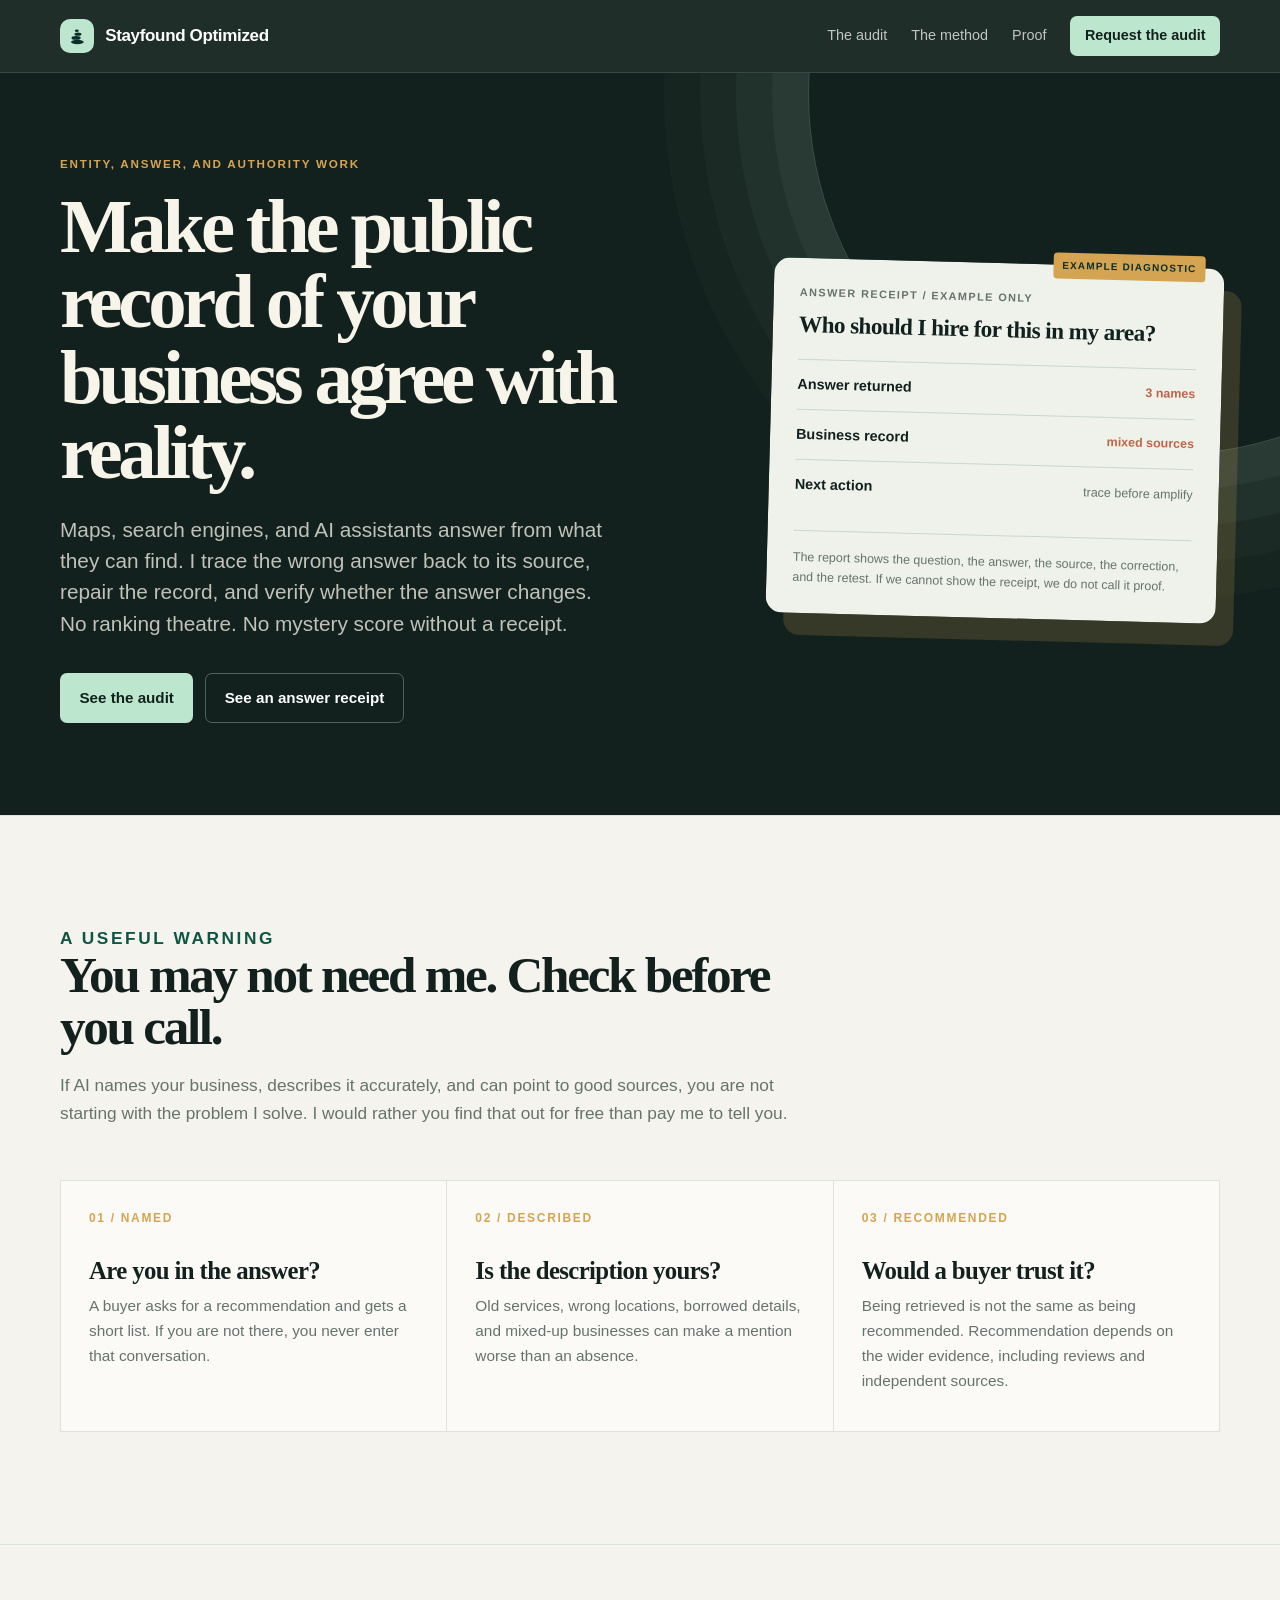
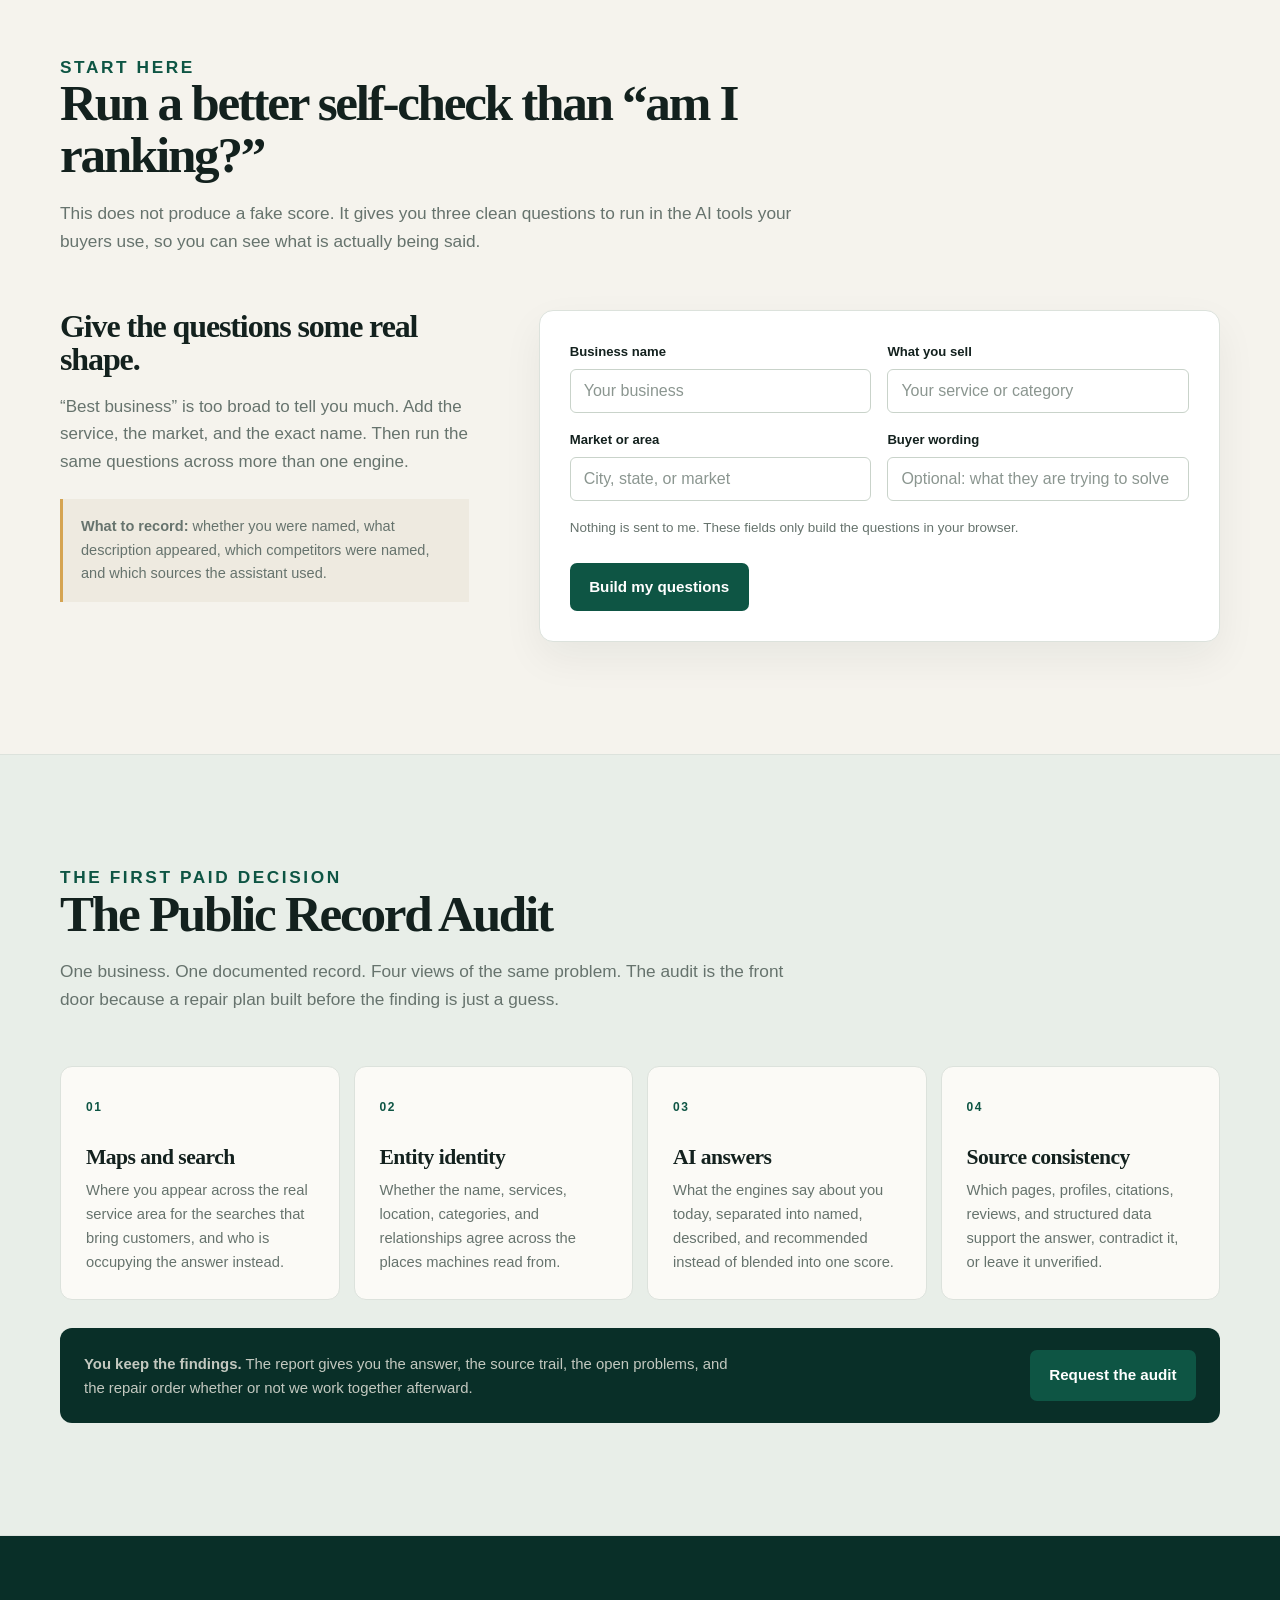
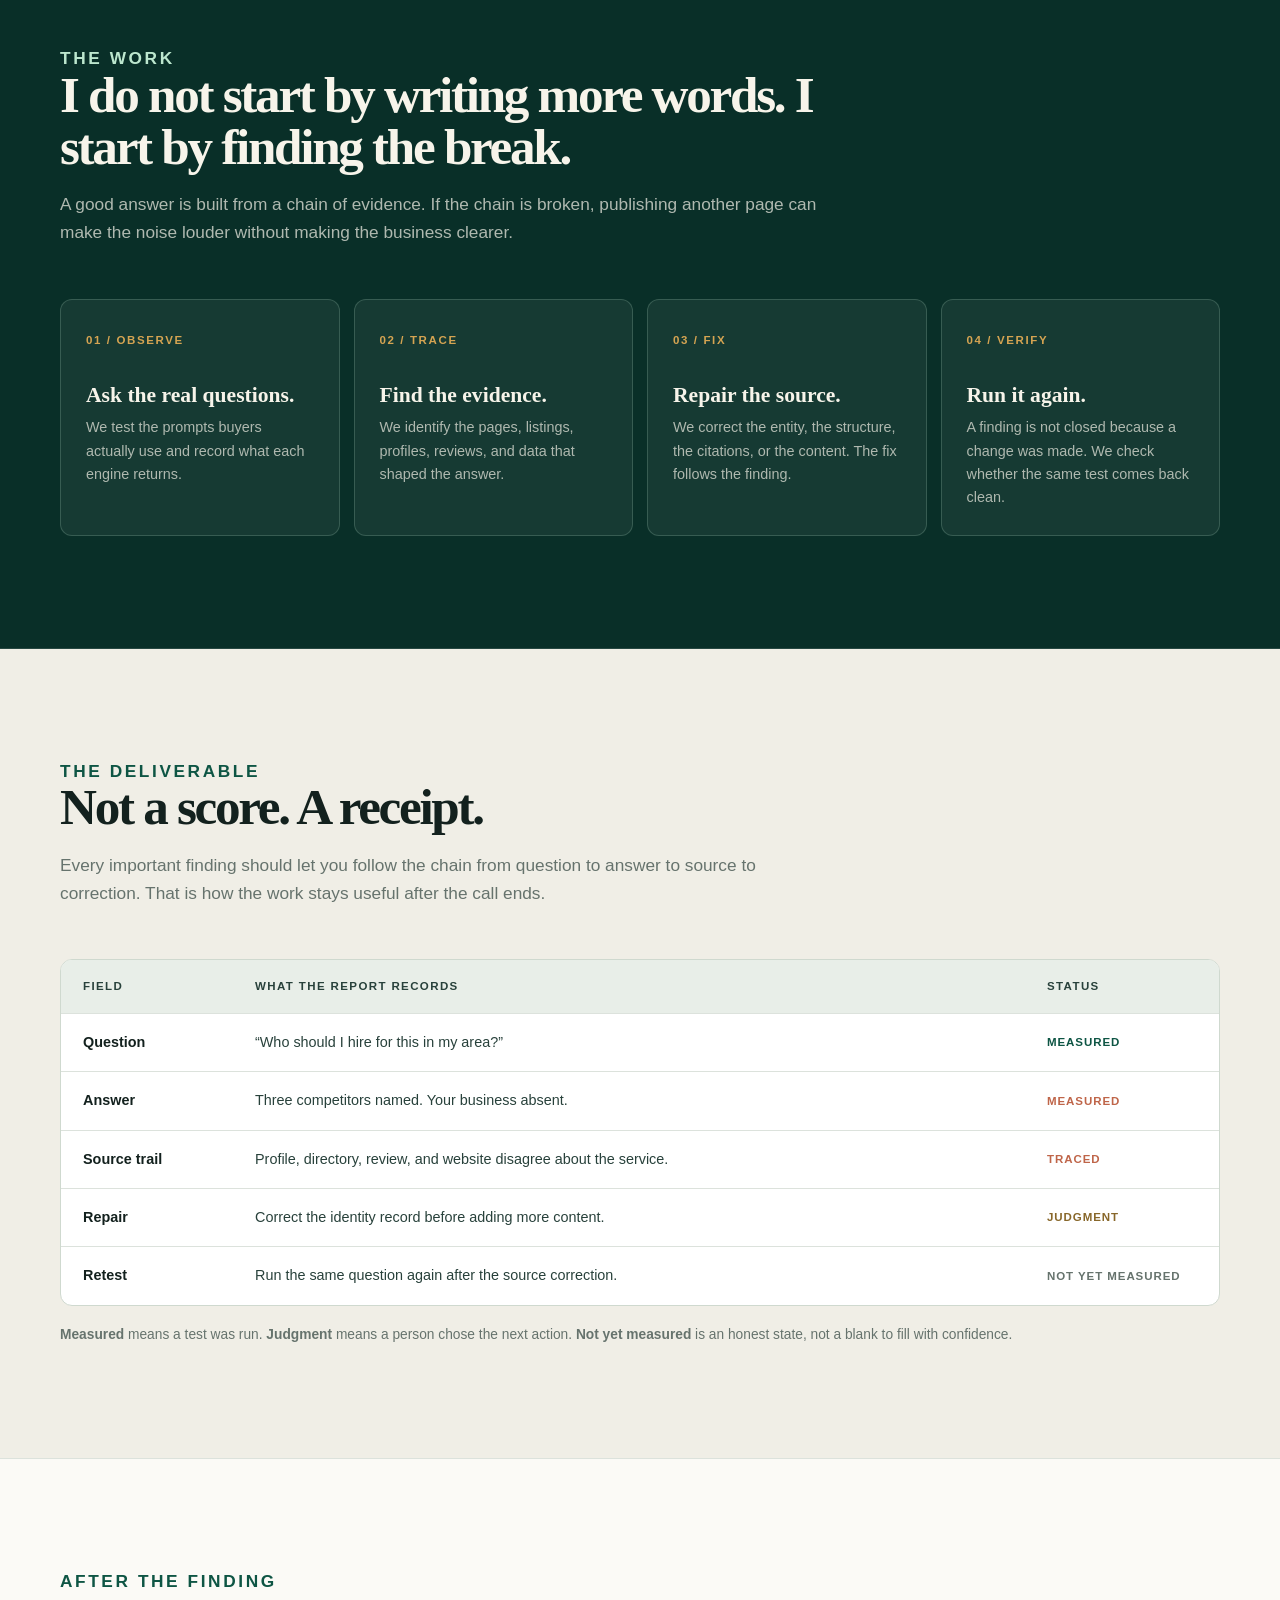
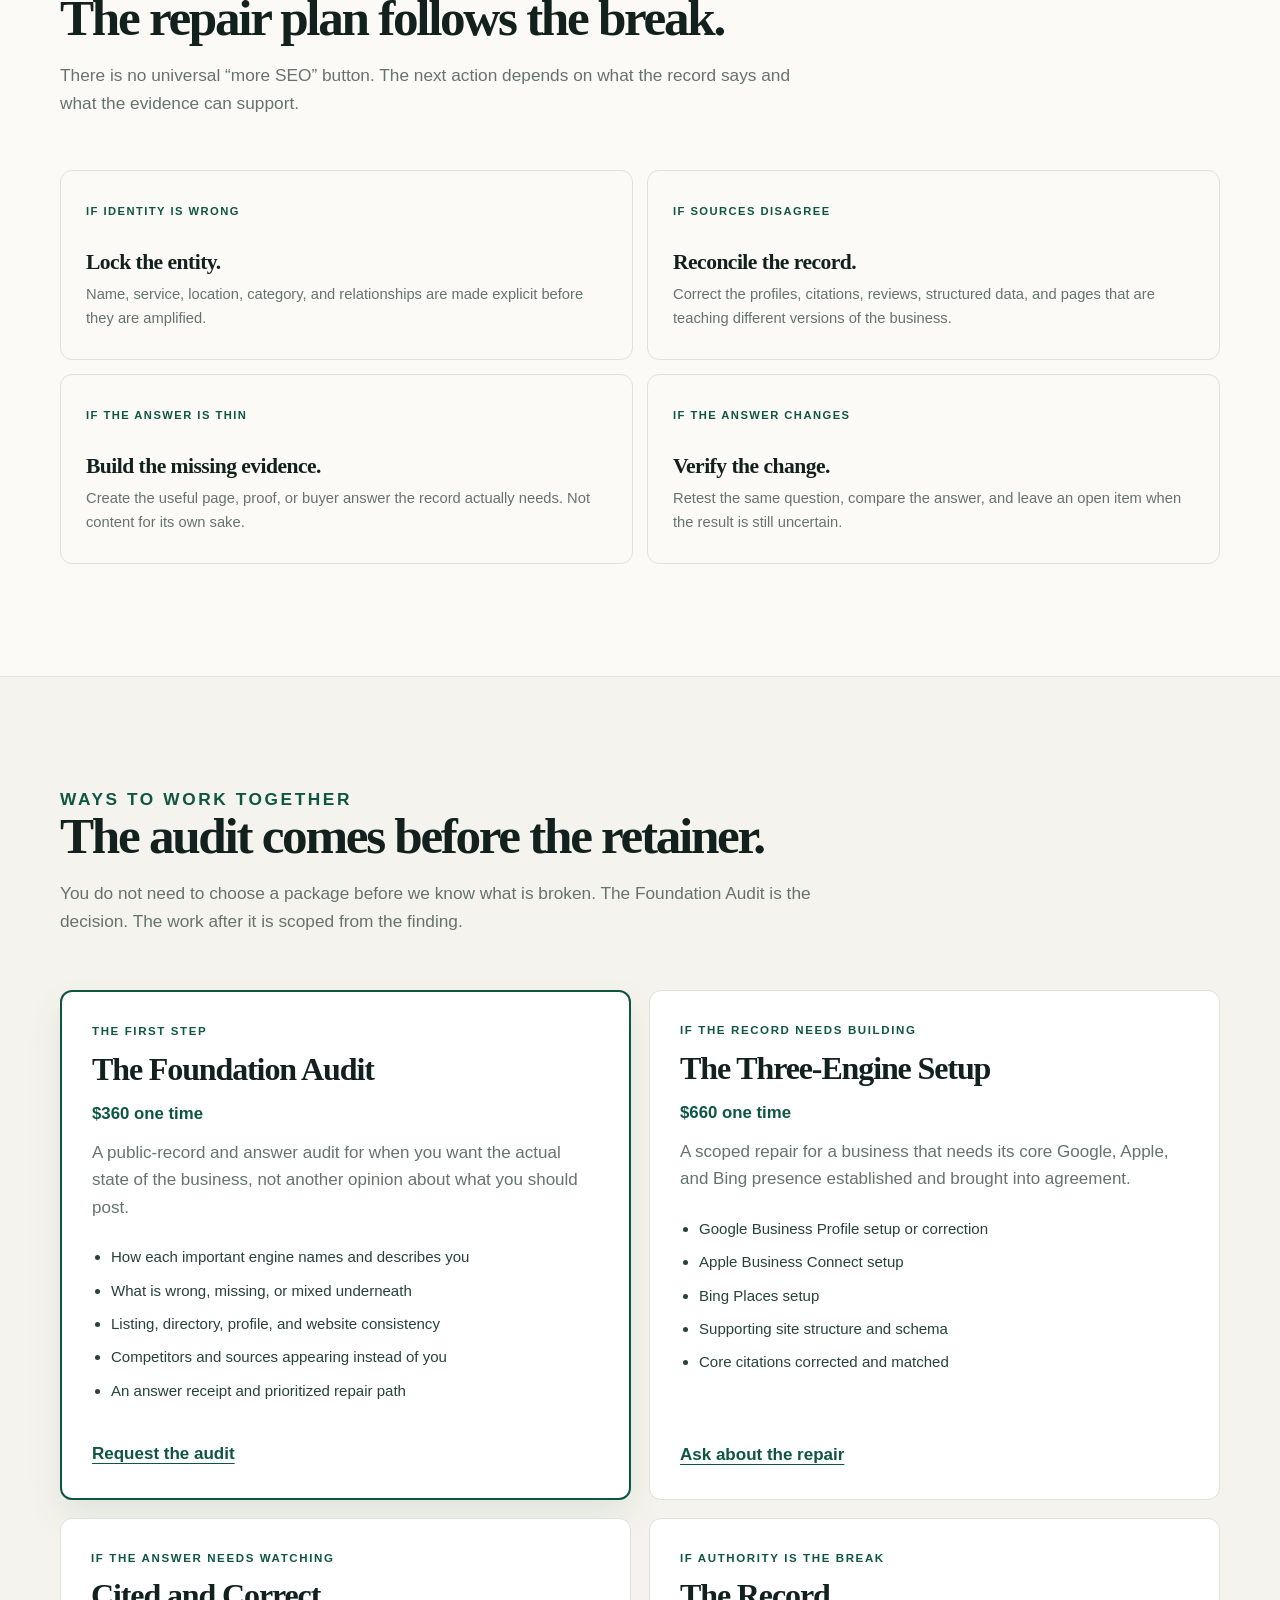
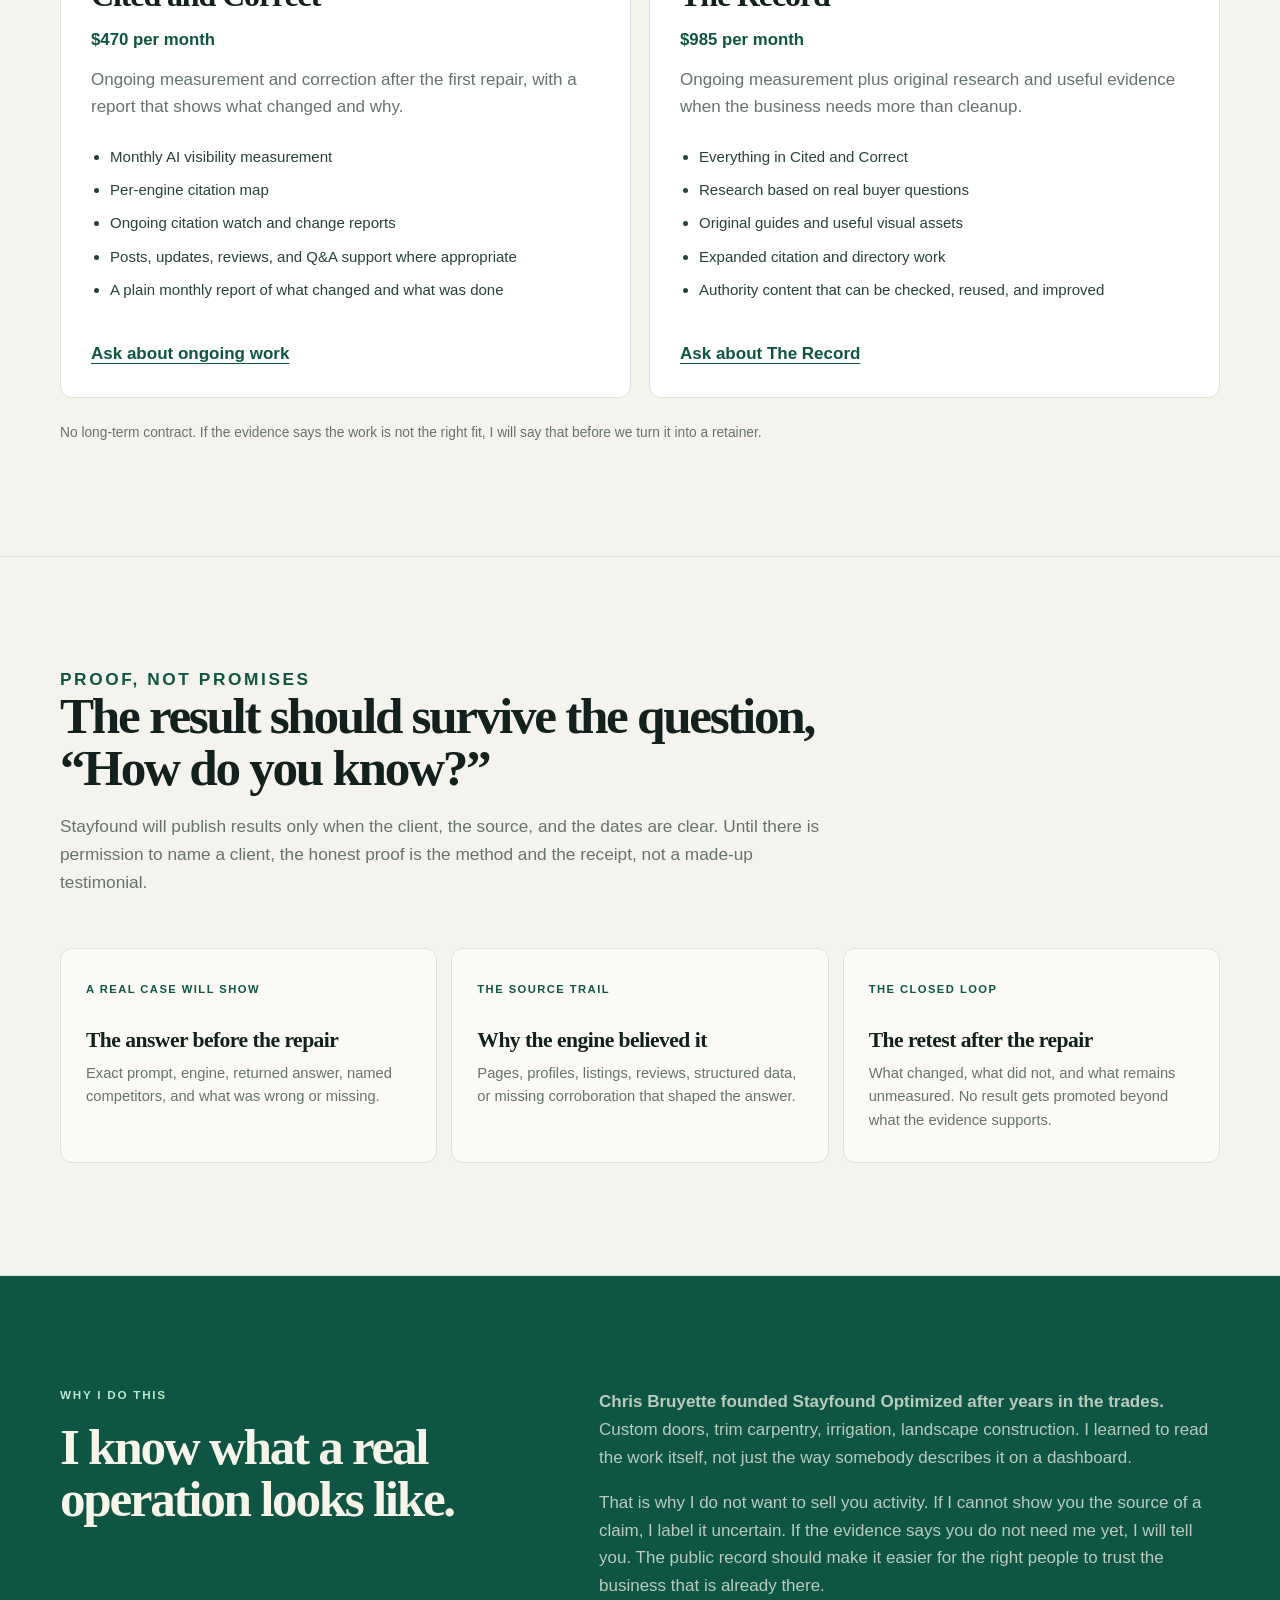
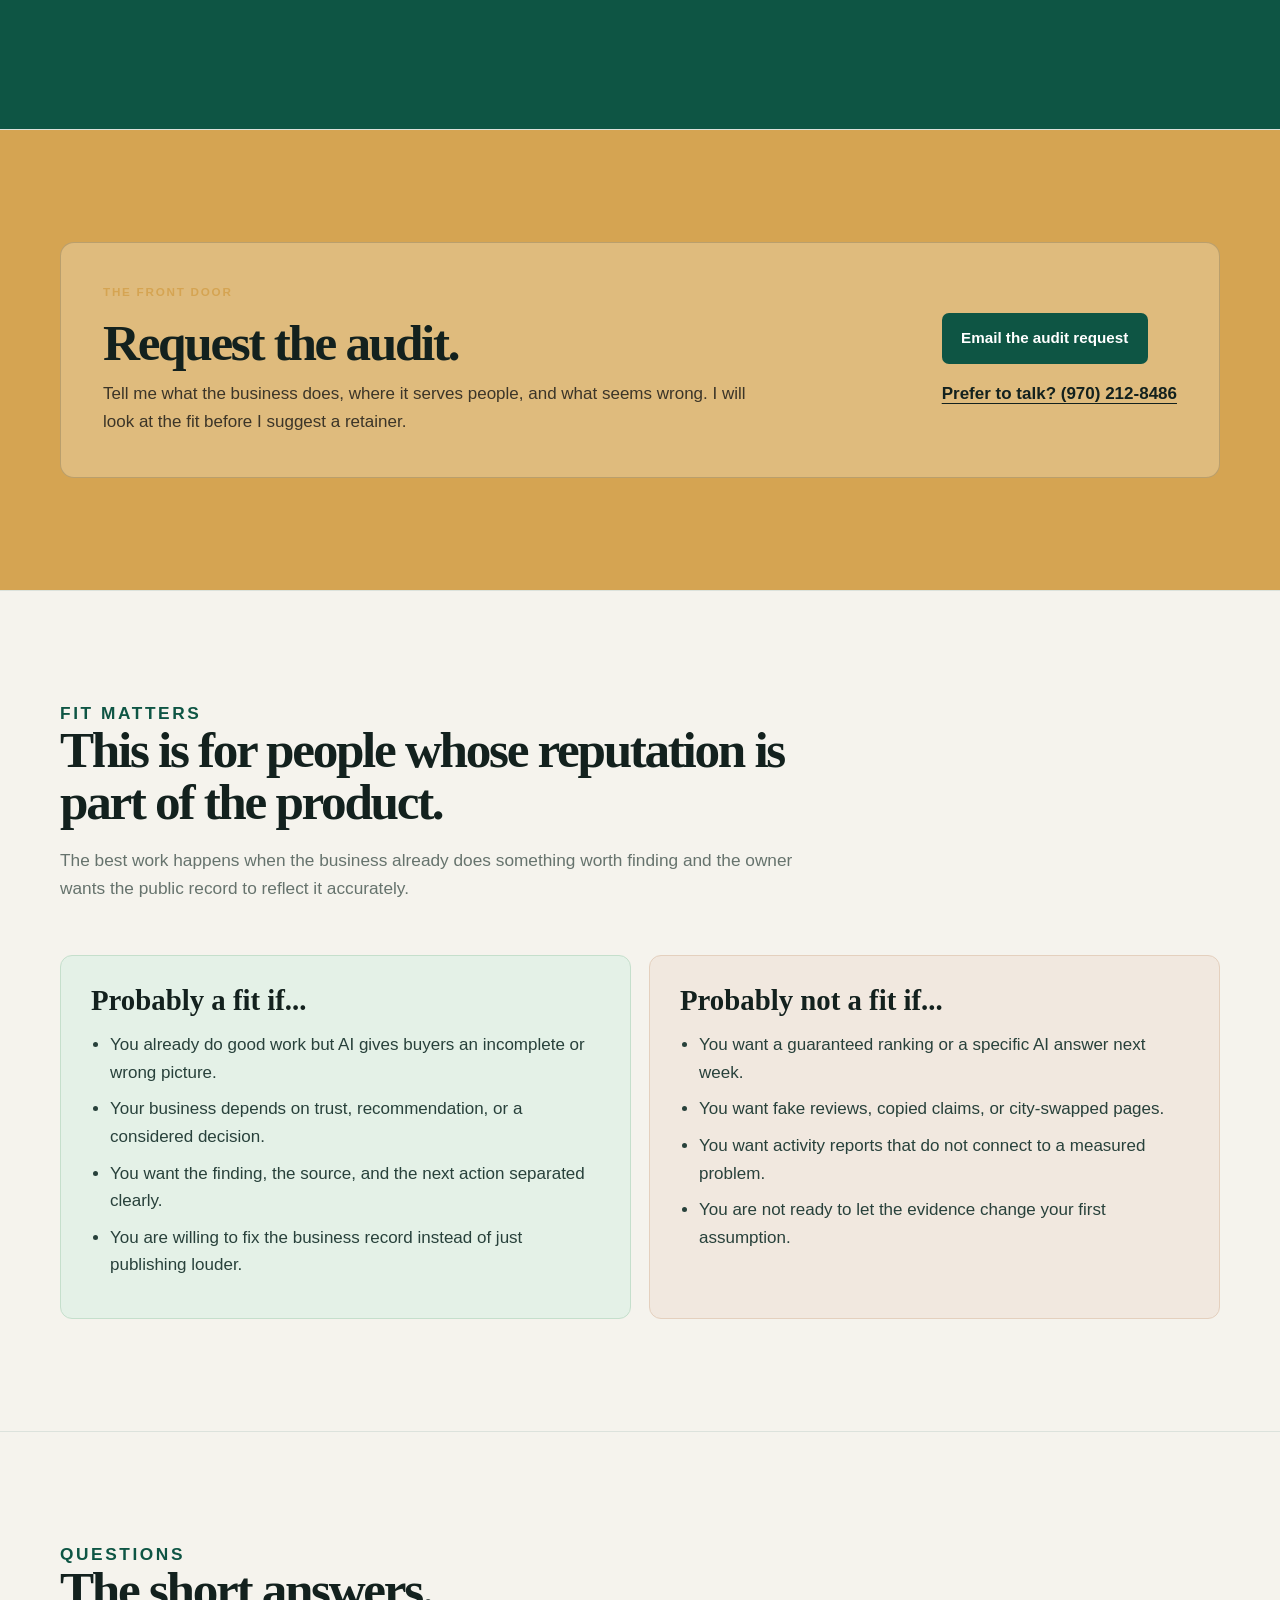
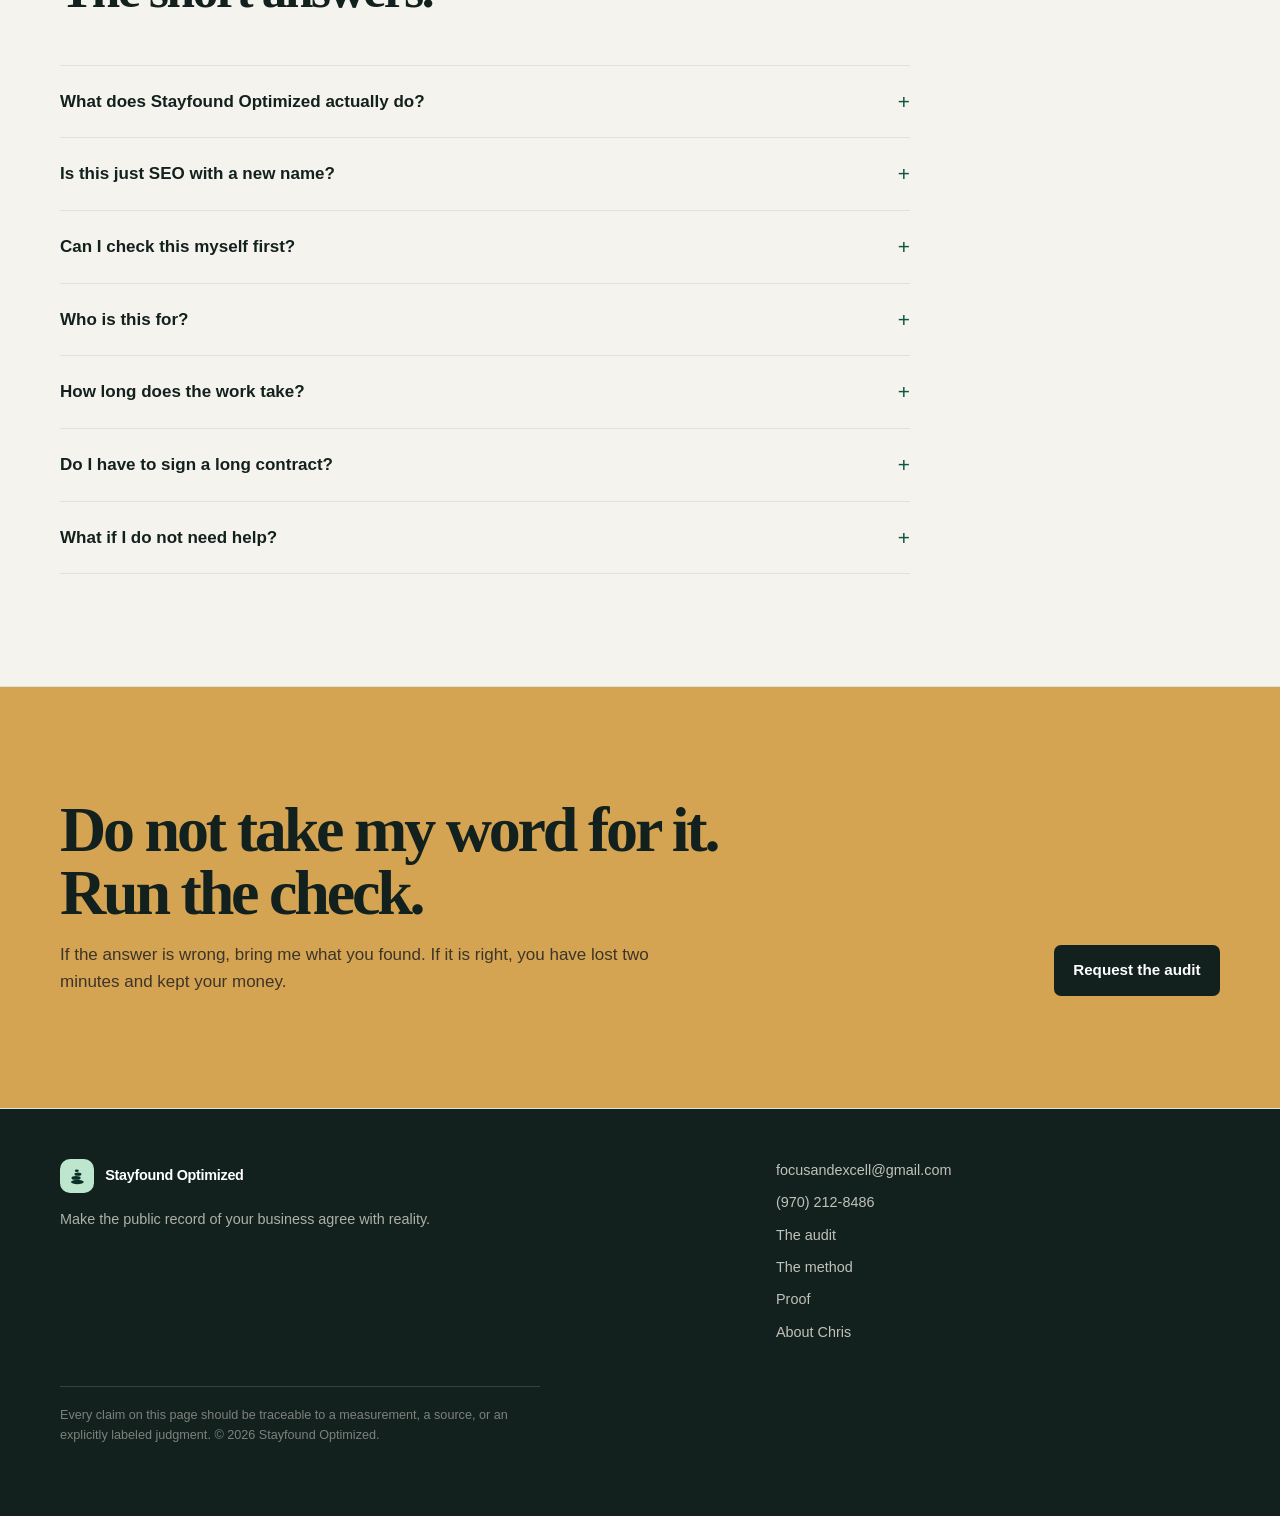
<file: index.html>
<!DOCTYPE html>
<html lang="en">
<head>
<meta charset="utf-8">
<meta name="viewport" content="width=device-width, initial-scale=1">
<title>Stayfound Optimized | Make the public record agree with reality</title>
<meta name="description" content="Stayfound Optimized traces how Maps, search engines, and AI describe your business, repairs the source of the wrong answer, and verifies the change.">
<link rel="canonical" href="https://stayfoundoptimized.com/">
<link rel="icon" href="/favicon.svg" type="image/svg+xml">
<link rel="apple-touch-icon" href="/apple-touch-icon.png">
<meta name="theme-color" content="#10201d">

<meta property="og:type" content="website">
<meta property="og:site_name" content="Stayfound Optimized">
<meta property="og:title" content="Make the public record of your business agree with reality">
<meta property="og:description" content="I trace wrong Maps, search, and AI answers back to the source, repair the record, and verify the change.">
<meta property="og:url" content="https://stayfoundoptimized.com/">
<meta property="og:image" content="https://stayfoundoptimized.com/og.png">
<meta property="og:image:width" content="1200">
<meta property="og:image:height" content="630">
<meta property="og:locale" content="en_US">
<meta name="twitter:card" content="summary_large_image">
<meta name="twitter:title" content="Make the public record of your business agree with reality">
<meta name="twitter:description" content="I trace wrong Maps, search, and AI answers back to the source, repair the record, and verify the change.">
<meta name="twitter:image" content="https://stayfoundoptimized.com/og.png">

<!-- Schema follows the visible page. The public identity is Stayfound Optimized. -->
<script type="application/ld+json">
{
  "@context": "https://schema.org",
  "@graph": [
    {
      "@type": "ProfessionalService",
      "@id": "https://stayfoundoptimized.com/#business",
      "name": "Stayfound Optimized",
      "description": "Measurement and correction of how AI assistants and answer engines name, describe, and recommend a business.",
      "url": "https://stayfoundoptimized.com/",
      "logo": "https://stayfoundoptimized.com/og.png",
      "image": "https://stayfoundoptimized.com/og.png",
      "email": "focusandexcell@gmail.com",
      "telephone": "+1-970-212-8486",
      "founder": { "@id": "https://stayfoundoptimized.com/#chris" },
      "knowsAbout": [
        "AI visibility measurement", "AI citation tracking", "entity alignment",
        "knowledge graphs", "structured data", "JSON-LD", "citation management",
        "content strategy", "Google Business Profile", "Apple Business Connect", "Bing Places"
      ],
      "sameAs": [],
      "hasOfferCatalog": {
        "@type": "OfferCatalog",
        "name": "Stayfound Optimized services",
        "itemListElement": [
          {
            "@type": "Offer",
            "priceSpecification": { "@type": "UnitPriceSpecification", "price": 360, "priceCurrency": "USD" },
            "itemOffered": { "@type": "Service", "name": "The Foundation Audit", "description": "A one-time audit of how each engine names and describes the business, what is wrong underneath, and what to fix.", "provider": { "@id": "https://stayfoundoptimized.com/#business" } }
          },
          {
            "@type": "Offer",
            "priceSpecification": { "@type": "UnitPriceSpecification", "price": 660, "priceCurrency": "USD" },
            "itemOffered": { "@type": "Service", "name": "The Three-Engine Setup", "description": "Google Business Profile, Apple Business Connect, and Bing Places established and kept consistent, with supporting site structure.", "provider": { "@id": "https://stayfoundoptimized.com/#business" } }
          },
          {
            "@type": "Offer",
            "priceSpecification": { "@type": "UnitPriceSpecification", "price": 470, "priceCurrency": "USD", "unitText": "MONTH" },
            "itemOffered": { "@type": "Service", "name": "Cited and Correct", "description": "Ongoing measurement and correction of how AI assistants name and describe the business, with a plain monthly report.", "provider": { "@id": "https://stayfoundoptimized.com/#business" } }
          },
          {
            "@type": "Offer",
            "priceSpecification": { "@type": "UnitPriceSpecification", "price": 985, "priceCurrency": "USD", "unitText": "MONTH" },
            "itemOffered": { "@type": "Service", "name": "The Record", "description": "Ongoing measurement plus original research, useful guides, and the authority work that makes accurate answers more likely to stick.", "provider": { "@id": "https://stayfoundoptimized.com/#business" } }
          }
        ]
      }
    },
    {
      "@type": "Person",
      "@id": "https://stayfoundoptimized.com/#chris",
      "name": "Chris Bruyette",
      "jobTitle": "Founder",
      "worksFor": { "@id": "https://stayfoundoptimized.com/#business" },
      "knowsAbout": ["AI visibility measurement", "entity alignment", "structured data", "local search"]
    },
    {
      "@type": "WebSite",
      "@id": "https://stayfoundoptimized.com/#website",
      "url": "https://stayfoundoptimized.com/",
      "name": "Stayfound Optimized",
      "publisher": { "@id": "https://stayfoundoptimized.com/#business" },
      "inLanguage": "en-US"
    },
    {
      "@type": "WebPage",
      "@id": "https://stayfoundoptimized.com/#webpage",
      "url": "https://stayfoundoptimized.com/",
      "name": "Make the public record agree with reality | Stayfound Optimized",
      "isPartOf": { "@id": "https://stayfoundoptimized.com/#website" },
      "about": { "@id": "https://stayfoundoptimized.com/#business" },
      "breadcrumb": { "@id": "https://stayfoundoptimized.com/#breadcrumb" }
    },
    {
      "@type": "BreadcrumbList",
      "@id": "https://stayfoundoptimized.com/#breadcrumb",
      "itemListElement": [{ "@type": "ListItem", "position": 1, "name": "Home", "item": "https://stayfoundoptimized.com/" }]
    },
    {
      "@type": "FAQPage",
      "@id": "https://stayfoundoptimized.com/#faq",
      "mainEntity": [
        { "@type": "Question", "name": "What does Stayfound Optimized actually do?", "acceptedAnswer": { "@type": "Answer", "text": "Stayfound Optimized measures how AI assistants name, describe, and recommend a business. Then it traces the evidence behind those answers and fixes the parts that are wrong, missing, or inconsistent." } },
        { "@type": "Question", "name": "Is this just SEO with a new name?", "acceptedAnswer": { "@type": "Answer", "text": "No. Search visibility still matters, but an AI answer is not a list of ten blue links. The work here also looks at entity identity, third-party corroboration, structured information, reviews, and the sources an assistant uses when it forms an answer." } },
        { "@type": "Question", "name": "Can I check this myself first?", "acceptedAnswer": { "@type": "Answer", "text": "Yes. Ask an AI assistant the question a real buyer would ask, ask it about your business by name, and ask which sources it used. That is not a full audit, but it will show you whether the problem is absence, inaccuracy, or weak evidence." } },
        { "@type": "Question", "name": "Who is this for?", "acceptedAnswer": { "@type": "Answer", "text": "It is for established businesses and mission-driven organizations whose reputation matters, especially when a buyer's recommendation depends on being understood correctly. It is not for someone looking for a guaranteed ranking next week." } },
        { "@type": "Question", "name": "How long does the work take?", "acceptedAnswer": { "@type": "Answer", "text": "The Foundation Audit is a one-time engagement. Ongoing changes depend on what is wrong and where the evidence lives. I retest the same question after a repair rather than promise a timetable." } },
        { "@type": "Question", "name": "Do I have to sign a long contract?", "acceptedAnswer": { "@type": "Answer", "text": "No. Ongoing work is month to month. The goal is to earn its place by showing what changed and what was done." } },
        { "@type": "Question", "name": "What if I do not need help?", "acceptedAnswer": { "@type": "Answer", "text": "Then I will tell you. The self-check on this page is there so you can see the problem before paying for an audit. If your business is named, described correctly, and supported by good sources, you may not need Stayfound Optimized yet." } }
      ]
    }
  ]
}
</script>

<style>
  :root {
    --ink: #13211e; --ink-soft: #28413b; --paper: #f5f3ed; --paper-bright: #fbfaf6;
    --card: #ffffff; --muted: #66736d; --line: #dce2dc; --pine: #0e5544;
    --pine-dark: #092f28; --mint: #bce7ce; --gold: #d5a452; --orange: #bf6549;
    --serif: ui-serif, Georgia, "Iowan Old Style", "Palatino Linotype", Palatino, "Times New Roman", serif;
    --sans: -apple-system, BlinkMacSystemFont, "Segoe UI", Roboto, Helvetica, Arial, sans-serif;
  }
  * { box-sizing: border-box; }
  html { scroll-behavior: smooth; -webkit-text-size-adjust: 100%; }
  body { margin: 0; background: var(--paper); color: var(--ink); font: 17px/1.62 var(--sans); -webkit-font-smoothing: antialiased; }
  body, button, input { font-family: var(--sans); }
  a { color: inherit; }
  .wrap { width: min(1160px, calc(100% - 48px)); margin: 0 auto; }
  .skip { position: absolute; left: 1rem; top: -4rem; z-index: 100; background: var(--mint); color: var(--ink); padding: .7rem 1rem; border-radius: 0 0 8px 8px; }
  .skip:focus { top: 0; }
  .topbar { position: sticky; top: 0; z-index: 20; background: rgba(19, 33, 30, .94); color: #f7f4ea; border-bottom: 1px solid rgba(255,255,255,.12); backdrop-filter: blur(14px); }
  .topbar .wrap { display: flex; align-items: center; justify-content: space-between; min-height: 72px; gap: 24px; }
  .brand { display: inline-flex; align-items: center; gap: .7rem; color: #fff; text-decoration: none; font-weight: 700; letter-spacing: -.02em; white-space: nowrap; }
  .mark { display: grid; place-items: center; width: 34px; height: 34px; border-radius: 10px; background: var(--mint); color: var(--pine-dark); }
  .mark svg { width: 24px; height: 24px; }
  .nav { display: flex; align-items: center; gap: 24px; font-size: .9rem; }
  .nav a { color: rgba(255,255,255,.72); text-decoration: none; }
  .nav a:hover, .nav a:focus-visible { color: #fff; }
  .nav .nav-cta { color: var(--ink); background: var(--mint); padding: .55rem .9rem; border-radius: 7px; font-weight: 700; }
  .nav .nav-cta:hover { color: var(--ink); background: #d4f1df; }
  .hero { position: relative; overflow: hidden; background: var(--ink); color: #f7f4ea; }
  .hero::before { content: ""; position: absolute; width: 720px; height: 720px; right: -250px; top: -340px; border: 1px solid rgba(188,231,206,.24); border-radius: 50%; box-shadow: 0 0 0 36px rgba(188,231,206,.045), 0 0 0 72px rgba(188,231,206,.035), 0 0 0 108px rgba(188,231,206,.025), 0 0 0 144px rgba(188,231,206,.018); }
  .hero .wrap { position: relative; display: grid; grid-template-columns: minmax(0, 1.05fr) minmax(320px, .95fr); align-items: center; gap: clamp(40px, 7vw, 100px); min-height: 690px; padding-top: 84px; padding-bottom: 92px; }
  .eyebrow, .kicker { margin: 0 0 18px; color: var(--gold); font-size: .73rem; font-weight: 800; letter-spacing: .15em; line-height: 1.2; text-transform: uppercase; }
  .hero h1 { max-width: 720px; margin: 0 0 24px; font: 600 clamp(3rem, 6vw, 5.65rem)/.98 var(--serif); letter-spacing: -.055em; }
  .hero .lede { max-width: 570px; margin: 0; color: rgba(247,244,234,.76); font-size: clamp(1.08rem, 1.8vw, 1.3rem); line-height: 1.5; }
  .actions { display: flex; flex-wrap: wrap; gap: 12px; margin-top: 34px; }
  .button { display: inline-flex; align-items: center; justify-content: center; min-height: 48px; padding: .75rem 1.15rem; border: 1px solid transparent; border-radius: 7px; font-size: .95rem; font-weight: 750; text-decoration: none; cursor: pointer; }
  .button.primary { background: var(--mint); color: var(--ink); }
  .button.primary:hover, .button.primary:focus-visible { background: #d7f3e1; }
  .button.secondary { border-color: rgba(255,255,255,.28); color: #fff; background: transparent; }
  .button.secondary:hover, .button.secondary:focus-visible { border-color: var(--mint); color: var(--mint); }
  .button.dark { background: var(--pine); color: #fff; }
  .button.dark:hover, .button.dark:focus-visible { background: var(--pine-dark); }
  .button:focus-visible, a:focus-visible, summary:focus-visible, input:focus-visible { outline: 3px solid var(--gold); outline-offset: 3px; }
  .receipt { position: relative; max-width: 450px; justify-self: end; padding: 25px; background: #eef2eb; color: var(--ink); border: 1px solid rgba(255,255,255,.16); border-radius: 16px; box-shadow: 18px 22px 0 rgba(213,164,82,.18); transform: rotate(1.5deg); }
  .receipt::after { content: "EXAMPLE DIAGNOSTIC"; position: absolute; right: 18px; top: -13px; padding: 5px 9px; color: var(--pine-dark); background: var(--gold); border-radius: 4px; font-size: .62rem; font-weight: 850; letter-spacing: .12em; }
  .receipt-label { margin: 0 0 9px; color: var(--muted); font-size: .68rem; font-weight: 800; letter-spacing: .13em; text-transform: uppercase; }
  .receipt-question { margin: 0 0 22px; font: 600 1.45rem/1.12 var(--serif); letter-spacing: -.025em; }
  .answer-row { display: grid; grid-template-columns: 1fr auto; align-items: center; gap: 16px; padding: 13px 0; border-top: 1px solid #cbd6cc; }
  .answer-row strong { font-size: .9rem; }
  .answer-row span { color: var(--muted); font-size: .78rem; text-align: right; }
  .answer-row .bad { color: var(--orange); font-weight: 800; }
  .receipt-foot { margin: 20px 0 0; padding-top: 16px; border-top: 1px solid #cbd6cc; color: var(--muted); font-size: .78rem; }
  section { border-bottom: 1px solid var(--line); }
  .section { padding: 112px 0; }
  .section-heading { max-width: 760px; }
  .section-heading h2 { margin: 0 0 18px; font: 600 clamp(2.1rem, 4vw, 3.55rem)/1.02 var(--serif); letter-spacing: -.045em; }
  .section-heading p { margin: 0; color: var(--muted); font-size: 1.08rem; }
  .section-heading .kicker { color: var(--pine); }
  .dark-section { background: var(--pine-dark); color: #f7f4ea; border-color: rgba(255,255,255,.12); }
  .dark-section .section-heading p { color: rgba(247,244,234,.7); }
  .dark-section .section-heading .kicker { color: var(--mint); }
  .truth-grid { display: grid; grid-template-columns: repeat(3, 1fr); gap: 1px; margin-top: 52px; background: var(--line); border: 1px solid var(--line); }
  .truth-card { min-height: 250px; padding: 28px; background: var(--paper-bright); }
  .truth-card .number { display: block; margin-bottom: 30px; color: var(--gold); font-size: .75rem; font-weight: 850; letter-spacing: .14em; }
  .truth-card h3 { margin: 0 0 10px; font: 600 1.55rem/1.05 var(--serif); letter-spacing: -.025em; }
  .truth-card p { margin: 0; color: var(--muted); font-size: .96rem; }
  .check-layout { display: grid; grid-template-columns: minmax(0, .75fr) minmax(0, 1.25fr); gap: 70px; align-items: start; margin-top: 54px; }
  .check-intro { position: sticky; top: 110px; }
  .check-intro h3 { margin: 0 0 16px; font: 600 2rem/1.03 var(--serif); letter-spacing: -.035em; }
  .check-intro p { color: var(--muted); }
  .check-note { margin-top: 24px; padding: 16px 18px; border-left: 3px solid var(--gold); color: var(--ink-soft); background: #eeeae0; font-size: .91rem; }
  .check-form { padding: 30px; background: var(--card); border: 1px solid var(--line); border-radius: 14px; box-shadow: 0 16px 40px rgba(19,33,30,.06); }
  .field-grid { display: grid; grid-template-columns: 1fr 1fr; gap: 16px; }
  label { display: block; color: var(--ink); font-size: .82rem; font-weight: 800; }
  input { width: 100%; margin-top: 7px; padding: 12px 13px; border: 1px solid #c9d3ca; border-radius: 6px; background: #fff; color: var(--ink); font-size: 1rem; }
  input::placeholder { color: #8b9690; }
  .form-help { margin: 16px 0 0; color: var(--muted); font-size: .84rem; }
  .check-form .button { margin-top: 24px; }
  .prompts { display: none; margin-top: 28px; padding-top: 25px; border-top: 1px solid var(--line); }
  .prompts.visible { display: block; }
  .prompts h4 { margin: 0 0 8px; font: 600 1.45rem/1.1 var(--serif); }
  .prompts > p { margin: 0 0 18px; color: var(--muted); font-size: .9rem; }
  .prompt-row { display: grid; grid-template-columns: 1fr auto; gap: 12px; align-items: center; padding: 14px 0; border-top: 1px solid var(--line); }
  .prompt-row code { color: var(--ink-soft); font: .9rem/1.45 ui-monospace, SFMono-Regular, Menlo, Consolas, monospace; }
  .copy-button { flex: none; padding: .48rem .7rem; border: 1px solid #b9c9bc; border-radius: 5px; background: transparent; color: var(--pine); font-size: .78rem; font-weight: 800; cursor: pointer; }
  .copy-button:hover, .copy-button:focus-visible { background: var(--mint); border-color: var(--pine); }
  .engine-links { display: flex; flex-wrap: wrap; gap: 12px; margin-top: 22px; font-size: .88rem; }
  .engine-links a { color: var(--pine); font-weight: 750; text-decoration: underline; text-decoration-color: #aac7b2; text-underline-offset: 4px; }
  .method-grid { display: grid; grid-template-columns: repeat(4, 1fr); gap: 14px; margin-top: 52px; }
  .method { padding: 25px; border: 1px solid rgba(188,231,206,.2); border-radius: 12px; background: rgba(255,255,255,.055); }
  .method .method-number { color: var(--gold); font-weight: 850; font-size: .72rem; letter-spacing: .14em; }
  .method h3 { margin: 32px 0 10px; font: 600 1.35rem/1 var(--serif); }
  .method p { margin: 0; color: rgba(247,244,234,.68); font-size: .9rem; }
  .offers { display: grid; grid-template-columns: repeat(2, 1fr); gap: 18px; margin-top: 54px; }
  .offer { display: flex; flex-direction: column; padding: 30px; background: var(--card); border: 1px solid var(--line); border-radius: 12px; }
  .offer.featured { border: 2px solid var(--pine); box-shadow: 0 16px 36px rgba(14,85,68,.09); }
  .offer-label { margin: 0 0 12px; color: var(--pine); font-size: .72rem; font-weight: 850; letter-spacing: .14em; text-transform: uppercase; }
  .offer h3 { margin: 0; font: 600 2rem/1 var(--serif); letter-spacing: -.035em; }
  .price { margin: 15px 0 12px; color: var(--pine); font-size: 1.05rem; font-weight: 850; }
  .offer-intro { margin: 0 0 24px; color: var(--muted); }
  .offer ul { margin: 0; padding-left: 19px; color: var(--ink-soft); font-size: .94rem; }
  .offer li { margin-bottom: 9px; }
  .offer .offer-action { margin-top: auto; padding-top: 28px; }
  .offer .text-link { color: var(--pine); font-weight: 850; text-underline-offset: 4px; }
  .fine-print { margin: 24px 0 0; color: var(--muted); font-size: .86rem; }
  .fit-grid { display: grid; grid-template-columns: 1fr 1fr; gap: 18px; margin-top: 52px; }
  .fit { padding: 30px; border-radius: 12px; }
  .fit.yes { background: #e4f1e7; border: 1px solid #c5dfcc; }
  .fit.no { background: #f1e8df; border: 1px solid #e4d0be; }
  .fit h3 { margin: 0 0 17px; font: 600 1.8rem/1 var(--serif); }
  .fit ul { margin: 0; padding-left: 19px; color: var(--ink-soft); }
  .fit li { margin-bottom: 9px; }
  .faq { max-width: 850px; margin-top: 48px; border-top: 1px solid var(--line); }
  details { border-bottom: 1px solid var(--line); }
  summary { display: flex; align-items: center; justify-content: space-between; gap: 20px; padding: 19px 0; cursor: pointer; font-weight: 800; list-style: none; }
  summary::-webkit-details-marker { display: none; }
  summary::after { content: "+"; color: var(--pine); font-size: 1.3rem; font-weight: 400; }
  details[open] summary::after { content: "−"; }
  details p { max-width: 720px; margin: -3px 0 20px; color: var(--muted); }
  .final { background: var(--gold); color: var(--ink); }
  .final .wrap { display: flex; align-items: end; justify-content: space-between; gap: 40px; }
  .final h2 { max-width: 700px; margin: 0 0 16px; font: 600 clamp(2.4rem, 5vw, 4.6rem)/.98 var(--serif); letter-spacing: -.05em; }
  .final p { max-width: 600px; margin: 0; color: #3c3528; }
  .final .button { background: var(--ink); color: #fff; white-space: nowrap; }
  .final .button:hover, .final .button:focus-visible { background: var(--pine-dark); }
  footer { padding: 50px 0 70px; background: var(--ink); color: rgba(247,244,234,.68); font-size: .9rem; }
  .footer-grid { display: grid; grid-template-columns: 1.2fr .8fr; gap: 50px; }
  footer .brand { margin-bottom: 15px; }
  footer p { max-width: 480px; margin: 0; }
  footer .footer-links { display: flex; flex-direction: column; gap: 9px; }
  footer a { color: rgba(247,244,234,.76); text-decoration: none; }
  footer a:hover, footer a:focus-visible { color: var(--mint); }
  .footer-note { margin-top: 42px; padding-top: 18px; border-top: 1px solid rgba(255,255,255,.15); color: rgba(247,244,234,.46); font-size: .79rem; }
  .audit-section { background: #e8eee8; }
  .audit-grid, .proof-grid, .repair-grid { display: grid; grid-template-columns: repeat(4, 1fr); gap: 14px; margin-top: 52px; }
  .audit-card, .proof-card, .repair-card { padding: 25px; background: var(--paper-bright); border: 1px solid var(--line); border-radius: 12px; }
  .audit-number { color: var(--pine); font-size: .75rem; font-weight: 850; letter-spacing: .14em; }
  .audit-card h3, .proof-card h3, .repair-card h3 { margin: 28px 0 10px; font: 600 1.35rem/1 var(--serif); letter-spacing: -.025em; }
  .audit-card p, .proof-card p, .repair-card p { margin: 0; color: var(--muted); font-size: .92rem; }
  .audit-bottom { display: flex; align-items: center; justify-content: space-between; gap: 24px; margin-top: 28px; padding: 22px 24px; background: var(--pine-dark); color: #f7f4ea; border-radius: 12px; }
  .audit-bottom p { max-width: 650px; margin: 0; color: rgba(247,244,234,.78); font-size: .93rem; }
  .receipt-section { background: #f0eee6; }
  .receipt-ledger { margin-top: 52px; border: 1px solid #cfd9cf; border-radius: 12px; overflow: hidden; background: var(--card); }
  .ledger-row { display: grid; grid-template-columns: 150px minmax(0, 1fr) 150px; gap: 22px; align-items: center; padding: 17px 22px; border-top: 1px solid var(--line); font-size: .9rem; }
  .ledger-row:first-child { border-top: 0; }
  .ledger-head { color: var(--muted); background: #e8eee8; font-size: .72rem; font-weight: 850; letter-spacing: .12em; text-transform: uppercase; }
  .ledger-row span { color: var(--ink-soft); }
  .ledger-row b { font-size: .72rem; letter-spacing: .08em; text-transform: uppercase; }
  .status-neutral { color: var(--pine); }.status-warn { color: var(--orange); }.status-judgment { color: #88672a; }.status-unknown { color: var(--muted); }
  .receipt-caption { margin: 18px 0 0; color: var(--muted); font-size: .86rem; }
  .repair-section { background: var(--paper-bright); }
  .repair-grid { grid-template-columns: repeat(2, 1fr); }
  .repair-card { min-height: 190px; }
  .repair-label, .proof-label { color: var(--pine); font-size: .7rem; font-weight: 850; letter-spacing: .13em; text-transform: uppercase; }
  .proof-grid { grid-template-columns: repeat(3, 1fr); }
  .proof-card { min-height: 215px; }
  .about-section { background: var(--pine); color: #f7f4ea; }
  .about-grid { display: grid; grid-template-columns: .85fr 1.15fr; gap: 80px; align-items: start; }
  .about-grid .kicker { color: var(--mint); }.about-grid h2 { margin: 0; font: 600 clamp(2.1rem, 4vw, 3.55rem)/1.02 var(--serif); letter-spacing: -.045em; }.about-grid p:not(.kicker) { margin: 0 0 18px; color: rgba(247,244,234,.74); }
  .request-section { background: var(--gold); }
  .request-box { display: flex; justify-content: space-between; align-items: center; gap: 40px; padding: 42px; background: rgba(255,255,255,.25); border: 1px solid rgba(19,33,30,.18); border-radius: 14px; }
  .request-box h2 { margin: 0 0 12px; font: 600 clamp(2.1rem, 4vw, 3.55rem)/1 var(--serif); letter-spacing: -.045em; }.request-box p:not(.kicker) { max-width: 650px; margin: 0; color: #3c3528; }.request-actions { display: flex; flex-direction: column; align-items: flex-start; gap: 16px; }.request-actions .text-link { color: var(--ink); font-weight: 800; text-underline-offset: 4px; white-space: nowrap; }
  @media (max-width: 880px) {
    .hero .wrap { grid-template-columns: 1fr; min-height: auto; padding-top: 76px; }
    .receipt { justify-self: start; margin-top: 10px; }
    .method-grid { grid-template-columns: repeat(2, 1fr); }
    .check-layout { grid-template-columns: 1fr; gap: 30px; }
    .check-intro { position: static; }
    .final .wrap { align-items: start; flex-direction: column; }
    .audit-grid, .proof-grid { grid-template-columns: repeat(2, 1fr); }
    .about-grid { grid-template-columns: 1fr; gap: 26px; }
    .request-box { align-items: start; flex-direction: column; }
  }
  @media (max-width: 680px) {
    .wrap { width: min(100% - 32px, 560px); }
    .topbar .wrap { min-height: 62px; }
    .nav a:not(.nav-cta) { display: none; }
    .nav { gap: 0; }
    .hero h1 { font-size: clamp(2.8rem, 14vw, 4.4rem); }
    .hero .wrap { padding-top: 62px; padding-bottom: 68px; }
    .receipt { width: 100%; transform: none; box-shadow: 9px 10px 0 rgba(213,164,82,.18); }
    .section { padding: 78px 0; }
    .truth-grid, .offers, .fit-grid { grid-template-columns: 1fr; }
    .method-grid { grid-template-columns: 1fr; }
    .audit-grid, .proof-grid, .repair-grid { grid-template-columns: 1fr; }
    .audit-bottom { align-items: start; flex-direction: column; }
    .ledger-row { grid-template-columns: 1fr; gap: 5px; }
    .ledger-head { display: none; }
    .request-box { padding: 26px; }
    .field-grid { grid-template-columns: 1fr; }
    .check-form { padding: 22px; }
    .prompt-row { grid-template-columns: 1fr; gap: 8px; }
    .copy-button { justify-self: start; }
    .footer-grid { grid-template-columns: 1fr; gap: 28px; }
  }
</style>
</head>
<body>
<a class="skip" href="#main">Skip to content</a>
<header class="topbar">
  <div class="wrap">
    <a class="brand" href="/" aria-label="Stayfound Optimized home"><span class="mark" aria-hidden="true"><svg viewBox="0 0 64 64" fill="none"><ellipse cx="33" cy="48" rx="17" ry="6" fill="currentColor"/><ellipse cx="29.5" cy="37" rx="12.2" ry="5" fill="currentColor"/><ellipse cx="34.5" cy="27" rx="9.2" ry="4.1" fill="currentColor"/><ellipse cx="31.5" cy="18" rx="5.4" ry="3.2" fill="currentColor"/></svg></span>Stayfound Optimized</a>
    <nav class="nav" aria-label="Main navigation"><a href="/audit/">The audit</a><a href="/method/">The method</a><a href="/results/">Proof</a><a class="nav-cta" href="#request">Request the audit</a></nav>
  </div>
</header>

<main id="main">
  <section class="hero"><div class="wrap"><div><p class="eyebrow">Entity, answer, and authority work</p><h1>Make the public record of your business agree with reality.</h1><p class="lede">Maps, search engines, and AI assistants answer from what they can find. I trace the wrong answer back to its source, repair the record, and verify whether the answer changes. No ranking theatre. No mystery score without a receipt.</p><div class="actions"><a class="button primary" href="#audit">See the audit</a><a class="button secondary" href="#receipt">See an answer receipt</a></div></div><aside class="receipt" aria-label="Example answer receipt"><p class="receipt-label">Answer receipt / example only</p><p class="receipt-question">Who should I hire for this in my area?</p><div class="answer-row"><strong>Answer returned</strong><span class="bad">3 names</span></div><div class="answer-row"><strong>Business record</strong><span class="bad">mixed sources</span></div><div class="answer-row"><strong>Next action</strong><span>trace before amplify</span></div><p class="receipt-foot">The report shows the question, the answer, the source, the correction, and the retest. If we cannot show the receipt, we do not call it proof.</p></aside></div></section>

  <section class="section"><div class="wrap"><div class="section-heading"><p class="kicker">A useful warning</p><h2>You may not need me. Check before you call.</h2><p>If AI names your business, describes it accurately, and can point to good sources, you are not starting with the problem I solve. I would rather you find that out for free than pay me to tell you.</p></div><div class="truth-grid"><article class="truth-card"><span class="number">01 / NAMED</span><h3>Are you in the answer?</h3><p>A buyer asks for a recommendation and gets a short list. If you are not there, you never enter that conversation.</p></article><article class="truth-card"><span class="number">02 / DESCRIBED</span><h3>Is the description yours?</h3><p>Old services, wrong locations, borrowed details, and mixed-up businesses can make a mention worse than an absence.</p></article><article class="truth-card"><span class="number">03 / RECOMMENDED</span><h3>Would a buyer trust it?</h3><p>Being retrieved is not the same as being recommended. Recommendation depends on the wider evidence, including reviews and independent sources.</p></article></div></div></section>

  <section class="section" id="self-check"><div class="wrap"><div class="section-heading"><p class="kicker">Start here</p><h2>Run a better self-check than “am I ranking?”</h2><p>This does not produce a fake score. It gives you three clean questions to run in the AI tools your buyers use, so you can see what is actually being said.</p></div><div class="check-layout"><div class="check-intro"><h3>Give the questions some real shape.</h3><p>“Best business” is too broad to tell you much. Add the service, the market, and the exact name. Then run the same questions across more than one engine.</p><p class="check-note"><strong>What to record:</strong> whether you were named, what description appeared, which competitors were named, and which sources the assistant used.</p></div><form class="check-form" id="check-form"><div class="field-grid"><label for="business">Business name <input id="business" name="business" placeholder="Your business" autocomplete="organization" required></label><label for="service">What you sell <input id="service" name="service" placeholder="Your service or category" required></label><label for="market">Market or area <input id="market" name="market" placeholder="City, state, or market" required></label><label for="buyer">Buyer wording <input id="buyer" name="buyer" placeholder="Optional: what they are trying to solve"></label></div><p class="form-help">Nothing is sent to me. These fields only build the questions in your browser.</p><button class="button dark" type="submit">Build my questions</button><div class="prompts" id="prompts" aria-live="polite"><h4>Your three questions</h4><p>Run each one in at least two engines. Save the answers and the sources before you change anything.</p><div class="prompt-row"><code id="prompt-1"></code><button class="copy-button" type="button" data-prompt="prompt-1">Copy</button></div><div class="prompt-row"><code id="prompt-2"></code><button class="copy-button" type="button" data-prompt="prompt-2">Copy</button></div><div class="prompt-row"><code id="prompt-3"></code><button class="copy-button" type="button" data-prompt="prompt-3">Copy</button></div><div class="engine-links" aria-label="AI engines"><span>Open an engine:</span><a href="https://chatgpt.com/" rel="noopener">ChatGPT</a><a href="https://claude.ai/new" rel="noopener">Claude</a><a href="https://gemini.google.com/app" rel="noopener">Gemini</a><a href="https://www.perplexity.ai/" rel="noopener">Perplexity</a></div></div></form></div></div></section>

  <section class="section audit-section" id="audit"><div class="wrap"><div class="section-heading"><p class="kicker">The first paid decision</p><h2>The Public Record Audit</h2><p>One business. One documented record. Four views of the same problem. The audit is the front door because a repair plan built before the finding is just a guess.</p></div><div class="audit-grid"><article class="audit-card"><span class="audit-number">01</span><h3>Maps and search</h3><p>Where you appear across the real service area for the searches that bring customers, and who is occupying the answer instead.</p></article><article class="audit-card"><span class="audit-number">02</span><h3>Entity identity</h3><p>Whether the name, services, location, categories, and relationships agree across the places machines read from.</p></article><article class="audit-card"><span class="audit-number">03</span><h3>AI answers</h3><p>What the engines say about you today, separated into named, described, and recommended instead of blended into one score.</p></article><article class="audit-card"><span class="audit-number">04</span><h3>Source consistency</h3><p>Which pages, profiles, citations, reviews, and structured data support the answer, contradict it, or leave it unverified.</p></article></div><div class="audit-bottom"><p><strong>You keep the findings.</strong> The report gives you the answer, the source trail, the open problems, and the repair order whether or not we work together afterward.</p><a class="button dark" href="#request">Request the audit</a></div></div></section>

  <section class="section dark-section" id="how"><div class="wrap"><div class="section-heading"><p class="kicker">The work</p><h2>I do not start by writing more words. I start by finding the break.</h2><p>A good answer is built from a chain of evidence. If the chain is broken, publishing another page can make the noise louder without making the business clearer.</p></div><div class="method-grid"><article class="method"><span class="method-number">01 / OBSERVE</span><h3>Ask the real questions.</h3><p>We test the prompts buyers actually use and record what each engine returns.</p></article><article class="method"><span class="method-number">02 / TRACE</span><h3>Find the evidence.</h3><p>We identify the pages, listings, profiles, reviews, and data that shaped the answer.</p></article><article class="method"><span class="method-number">03 / FIX</span><h3>Repair the source.</h3><p>We correct the entity, the structure, the citations, or the content. The fix follows the finding.</p></article><article class="method"><span class="method-number">04 / VERIFY</span><h3>Run it again.</h3><p>A finding is not closed because a change was made. We check whether the same test comes back clean.</p></article></div></div></section>
  <section class="section receipt-section" id="receipt"><div class="wrap"><div class="section-heading"><p class="kicker">The deliverable</p><h2>Not a score. A receipt.</h2><p>Every important finding should let you follow the chain from question to answer to source to correction. That is how the work stays useful after the call ends.</p></div><div class="receipt-ledger"><div class="ledger-row ledger-head"><span>Field</span><span>What the report records</span><span>Status</span></div><div class="ledger-row"><strong>Question</strong><span>“Who should I hire for this in my area?”</span><b class="status-neutral">measured</b></div><div class="ledger-row"><strong>Answer</strong><span>Three competitors named. Your business absent.</span><b class="status-warn">measured</b></div><div class="ledger-row"><strong>Source trail</strong><span>Profile, directory, review, and website disagree about the service.</span><b class="status-warn">traced</b></div><div class="ledger-row"><strong>Repair</strong><span>Correct the identity record before adding more content.</span><b class="status-judgment">judgment</b></div><div class="ledger-row"><strong>Retest</strong><span>Run the same question again after the source correction.</span><b class="status-unknown">not yet measured</b></div></div><p class="receipt-caption"><strong>Measured</strong> means a test was run. <strong>Judgment</strong> means a person chose the next action. <strong>Not yet measured</strong> is an honest state, not a blank to fill with confidence.</p></div></section>
  <section class="section repair-section"><div class="wrap"><div class="section-heading"><p class="kicker">After the finding</p><h2>The repair plan follows the break.</h2><p>There is no universal “more SEO” button. The next action depends on what the record says and what the evidence can support.</p></div><div class="repair-grid"><article class="repair-card"><span class="repair-label">If identity is wrong</span><h3>Lock the entity.</h3><p>Name, service, location, category, and relationships are made explicit before they are amplified.</p></article><article class="repair-card"><span class="repair-label">If sources disagree</span><h3>Reconcile the record.</h3><p>Correct the profiles, citations, reviews, structured data, and pages that are teaching different versions of the business.</p></article><article class="repair-card"><span class="repair-label">If the answer is thin</span><h3>Build the missing evidence.</h3><p>Create the useful page, proof, or buyer answer the record actually needs. Not content for its own sake.</p></article><article class="repair-card"><span class="repair-label">If the answer changes</span><h3>Verify the change.</h3><p>Retest the same question, compare the answer, and leave an open item when the result is still uncertain.</p></article></div></div></section>

  <section class="section" id="offers"><div class="wrap"><div class="section-heading"><p class="kicker">Ways to work together</p><h2>The audit comes before the retainer.</h2><p>You do not need to choose a package before we know what is broken. The Foundation Audit is the decision. The work after it is scoped from the finding.</p></div><div class="offers"><article class="offer featured"><p class="offer-label">The first step</p><h3>The Foundation Audit</h3><p class="price">$360 one time</p><p class="offer-intro">A public-record and answer audit for when you want the actual state of the business, not another opinion about what you should post.</p><ul><li>How each important engine names and describes you</li><li>What is wrong, missing, or mixed underneath</li><li>Listing, directory, profile, and website consistency</li><li>Competitors and sources appearing instead of you</li><li>An answer receipt and prioritized repair path</li></ul><div class="offer-action"><a class="text-link" href="#request">Request the audit</a></div></article><article class="offer"><p class="offer-label">If the record needs building</p><h3>The Three-Engine Setup</h3><p class="price">$660 one time</p><p class="offer-intro">A scoped repair for a business that needs its core Google, Apple, and Bing presence established and brought into agreement.</p><ul><li>Google Business Profile setup or correction</li><li>Apple Business Connect setup</li><li>Bing Places setup</li><li>Supporting site structure and schema</li><li>Core citations corrected and matched</li></ul><div class="offer-action"><a class="text-link" href="#request">Ask about the repair</a></div></article><article class="offer"><p class="offer-label">If the answer needs watching</p><h3>Cited and Correct</h3><p class="price">$470 per month</p><p class="offer-intro">Ongoing measurement and correction after the first repair, with a report that shows what changed and why.</p><ul><li>Monthly AI visibility measurement</li><li>Per-engine citation map</li><li>Ongoing citation watch and change reports</li><li>Posts, updates, reviews, and Q&amp;A support where appropriate</li><li>A plain monthly report of what changed and what was done</li></ul><div class="offer-action"><a class="text-link" href="#request">Ask about ongoing work</a></div></article><article class="offer"><p class="offer-label">If authority is the break</p><h3>The Record</h3><p class="price">$985 per month</p><p class="offer-intro">Ongoing measurement plus original research and useful evidence when the business needs more than cleanup.</p><ul><li>Everything in Cited and Correct</li><li>Research based on real buyer questions</li><li>Original guides and useful visual assets</li><li>Expanded citation and directory work</li><li>Authority content that can be checked, reused, and improved</li></ul><div class="offer-action"><a class="text-link" href="#request">Ask about The Record</a></div></article></div><p class="fine-print">No long-term contract. If the evidence says the work is not the right fit, I will say that before we turn it into a retainer.</p></div></section>

  <section class="section" id="results"><div class="wrap"><div class="section-heading"><p class="kicker">Proof, not promises</p><h2>The result should survive the question, “How do you know?”</h2><p>Stayfound will publish results only when the client, the source, and the dates are clear. Until there is permission to name a client, the honest proof is the method and the receipt, not a made-up testimonial.</p></div><div class="proof-grid"><article class="proof-card"><span class="proof-label">A real case will show</span><h3>The answer before the repair</h3><p>Exact prompt, engine, returned answer, named competitors, and what was wrong or missing.</p></article><article class="proof-card"><span class="proof-label">The source trail</span><h3>Why the engine believed it</h3><p>Pages, profiles, listings, reviews, structured data, or missing corroboration that shaped the answer.</p></article><article class="proof-card"><span class="proof-label">The closed loop</span><h3>The retest after the repair</h3><p>What changed, what did not, and what remains unmeasured. No result gets promoted beyond what the evidence supports.</p></article></div></div></section>

  <section class="section about-section"><div class="wrap about-grid"><div><p class="kicker">Why I do this</p><h2>I know what a real operation looks like.</h2></div><div><p><strong>Chris Bruyette founded Stayfound Optimized after years in the trades.</strong> Custom doors, trim carpentry, irrigation, landscape construction. I learned to read the work itself, not just the way somebody describes it on a dashboard.</p><p>That is why I do not want to sell you activity. If I cannot show you the source of a claim, I label it uncertain. If the evidence says you do not need me yet, I will tell you. The public record should make it easier for the right people to trust the business that is already there.</p></div></div></section>

  <section class="section request-section" id="request"><div class="wrap"><div class="request-box"><div><p class="kicker">The front door</p><h2>Request the audit.</h2><p>Tell me what the business does, where it serves people, and what seems wrong. I will look at the fit before I suggest a retainer.</p></div><div class="request-actions"><a class="button dark" href="mailto:focusandexcell@gmail.com?subject=Public%20Record%20Audit">Email the audit request</a><a class="text-link" href="tel:+19702128486">Prefer to talk? (970) 212-8486</a></div></div></div></section>

  <section class="section"><div class="wrap"><div class="section-heading"><p class="kicker">Fit matters</p><h2>This is for people whose reputation is part of the product.</h2><p>The best work happens when the business already does something worth finding and the owner wants the public record to reflect it accurately.</p></div><div class="fit-grid"><div class="fit yes"><h3>Probably a fit if...</h3><ul><li>You already do good work but AI gives buyers an incomplete or wrong picture.</li><li>Your business depends on trust, recommendation, or a considered decision.</li><li>You want the finding, the source, and the next action separated clearly.</li><li>You are willing to fix the business record instead of just publishing louder.</li></ul></div><div class="fit no"><h3>Probably not a fit if...</h3><ul><li>You want a guaranteed ranking or a specific AI answer next week.</li><li>You want fake reviews, copied claims, or city-swapped pages.</li><li>You want activity reports that do not connect to a measured problem.</li><li>You are not ready to let the evidence change your first assumption.</li></ul></div></div></div></section>

  <section class="section" id="questions"><div class="wrap"><div class="section-heading"><p class="kicker">Questions</p><h2>The short answers.</h2></div><div class="faq"><details><summary>What does Stayfound Optimized actually do?</summary><p>I measure how AI assistants name, describe, and recommend a business. Then I trace the evidence behind those answers and fix the parts that are wrong, missing, or inconsistent.</p></details><details><summary>Is this just SEO with a new name?</summary><p>No. Search visibility still matters, but an AI answer is not a list of ten blue links. This work also looks at entity identity, third-party corroboration, structured information, reviews, and the sources an assistant uses when it forms an answer.</p></details><details><summary>Can I check this myself first?</summary><p>Yes. Use the self-check above. It is not a full audit, but it will show whether the problem is absence, inaccuracy, or weak evidence.</p></details><details><summary>Who is this for?</summary><p>Established businesses and mission-driven organizations whose reputation matters, especially when a buyer's recommendation depends on being understood correctly.</p></details><details><summary>How long does the work take?</summary><p>The Foundation Audit is a one-time engagement. Ongoing changes depend on what is wrong and where the evidence lives. I retest the same question after a repair rather than promise a timetable.</p></details><details><summary>Do I have to sign a long contract?</summary><p>No. Ongoing work is month to month. The goal is to earn its place by showing what changed and what was done.</p></details><details><summary>What if I do not need help?</summary><p>Then I will tell you. If your business is named, described correctly, and supported by good sources, you may not need Stayfound Optimized yet.</p></details></div></div></section>

  <section class="section final"><div class="wrap"><div><h2>Do not take my word for it. Run the check.</h2><p>If the answer is wrong, bring me what you found. If it is right, you have lost two minutes and kept your money.</p></div><a class="button" href="#request">Request the audit</a></div></section>
</main>

<footer><div class="wrap footer-grid"><div><a class="brand" href="/" aria-label="Stayfound Optimized home"><span class="mark" aria-hidden="true"><svg viewBox="0 0 64 64" fill="none"><ellipse cx="33" cy="48" rx="17" ry="6" fill="currentColor"/><ellipse cx="29.5" cy="37" rx="12.2" ry="5" fill="currentColor"/><ellipse cx="34.5" cy="27" rx="9.2" ry="4.1" fill="currentColor"/><ellipse cx="31.5" cy="18" rx="5.4" ry="3.2" fill="currentColor"/></svg></span>Stayfound Optimized</a><p>Make the public record of your business agree with reality.</p></div><div class="footer-links"><a href="mailto:focusandexcell@gmail.com">focusandexcell@gmail.com</a><a href="tel:+19702128486">(970) 212-8486</a><a href="/audit/">The audit</a><a href="/method/">The method</a><a href="/results/">Proof</a><a href="/about/">About Chris</a></div></div><div class="wrap"><p class="footer-note">Every claim on this page should be traceable to a measurement, a source, or an explicitly labeled judgment. &copy; 2026 Stayfound Optimized.</p></div></footer>

<script>
  (function () {
    var form = document.getElementById('check-form');
    var prompts = document.getElementById('prompts');
    form.addEventListener('submit', function (event) {
      event.preventDefault();
      var business = document.getElementById('business').value.trim();
      var service = document.getElementById('service').value.trim();
      var market = document.getElementById('market').value.trim();
      var buyer = document.getElementById('buyer').value.trim();
      var buyerPhrase = buyer || service;
      var values = [
        'Who would you recommend for ' + buyerPhrase + ' in ' + market + '?',
        'What do you know about ' + business + '? Please separate what is verified from what is uncertain.',
        'Which sources did you use to answer that, and what would make you more confident in the recommendation?'
      ];
      values.forEach(function (value, index) { document.getElementById('prompt-' + (index + 1)).textContent = value; });
      prompts.classList.add('visible');
      prompts.scrollIntoView({ behavior: 'smooth', block: 'nearest' });
    });
    document.querySelectorAll('.copy-button').forEach(function (button) {
      button.addEventListener('click', function () {
        var text = document.getElementById(button.getAttribute('data-prompt')).textContent;
        var old = button.textContent;
        var done = function () { button.textContent = 'Copied'; setTimeout(function () { button.textContent = old; }, 1400); };
        if (navigator.clipboard && navigator.clipboard.writeText) navigator.clipboard.writeText(text).then(done);
        else { var area = document.createElement('textarea'); area.value = text; document.body.appendChild(area); area.select(); try { document.execCommand('copy'); done(); } finally { area.remove(); } }
      });
    });
  }());
</script>
</body>
</html>
</file>
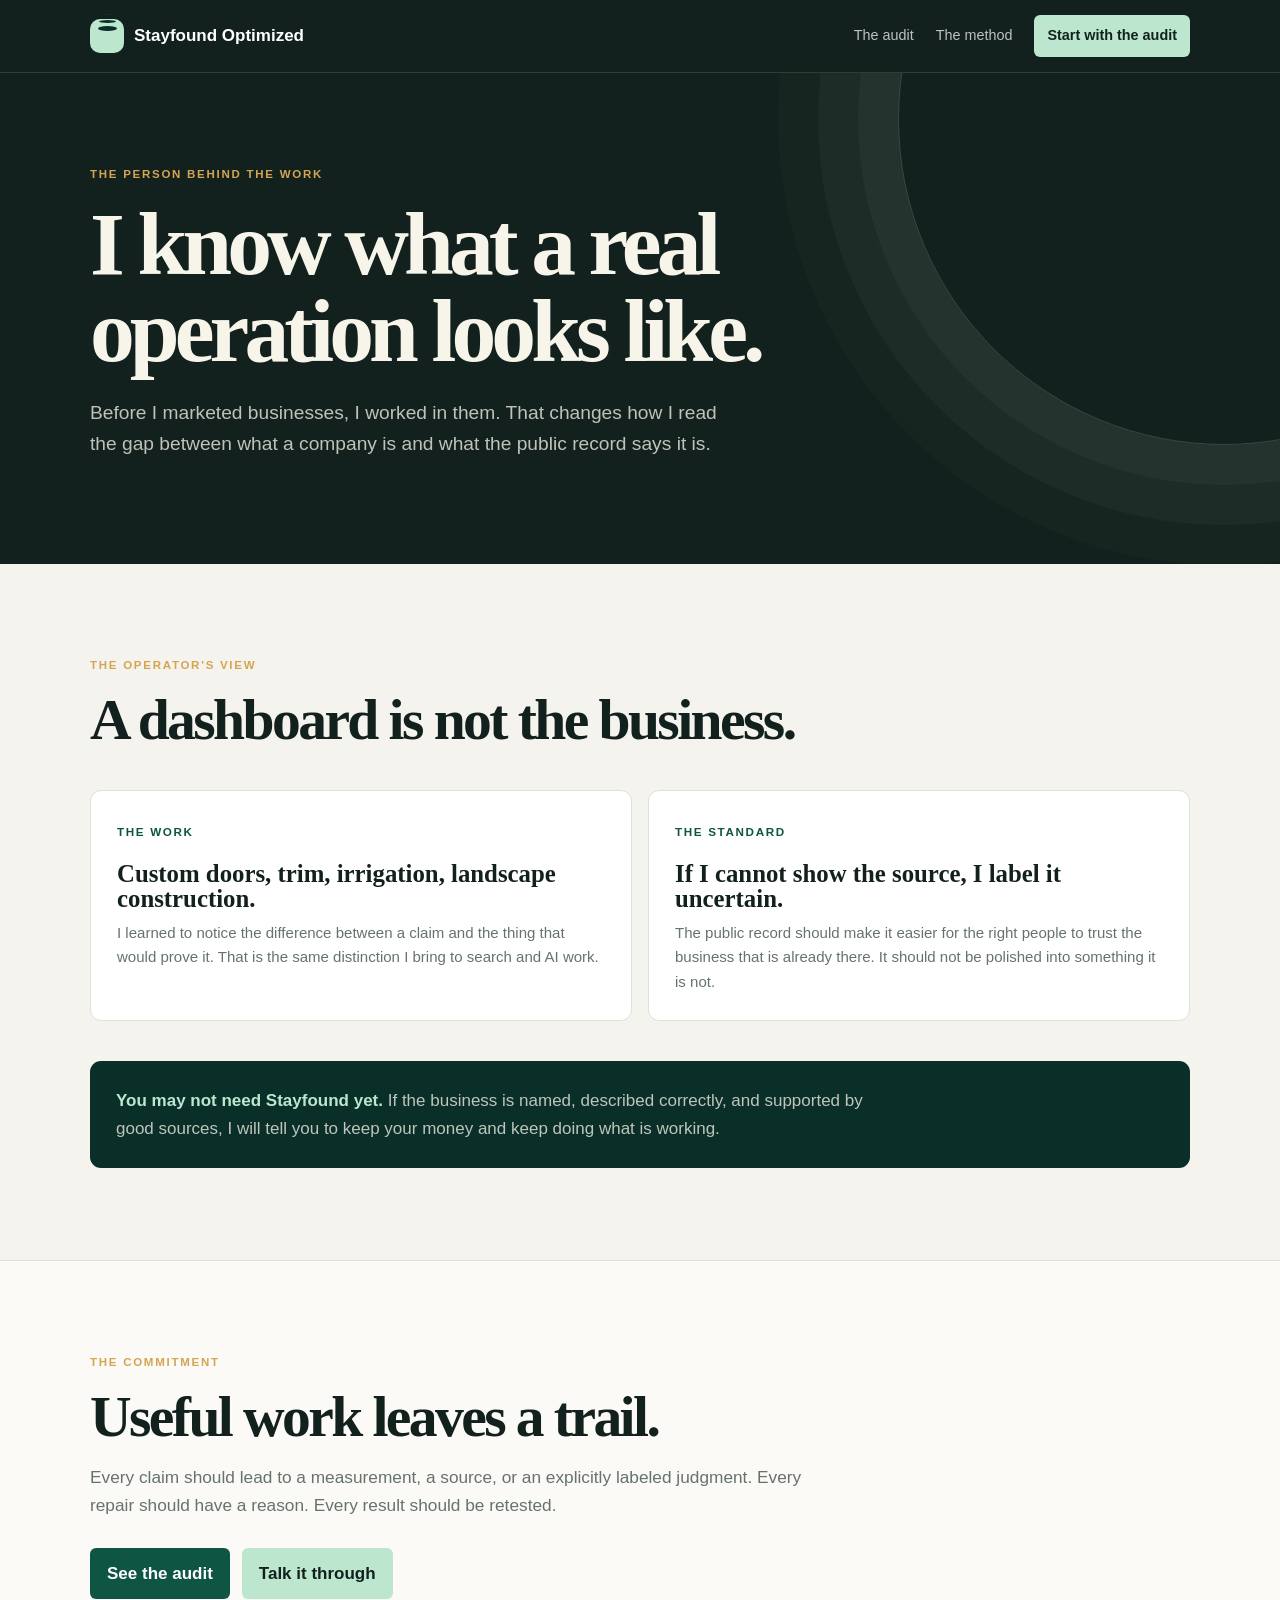
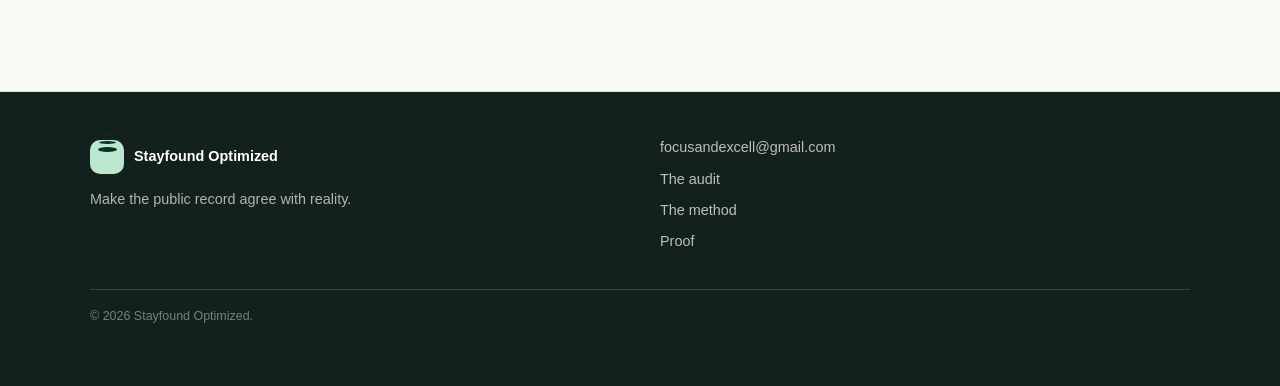
<file: about/index.html>
<!doctype html><html lang="en"><head><meta charset="utf-8"><meta name="viewport" content="width=device-width,initial-scale=1"><title>About Chris | Stayfound Optimized</title><meta name="description" content="Stayfound Optimized is founded by Chris Bruyette, an operator who understands the difference between a real business and the way a dashboard describes it."><link rel="canonical" href="https://stayfoundoptimized.com/about/"><script type="application/ld+json">{"@context":"https://schema.org","@type":"WebPage","@id":"https://stayfoundoptimized.com/about/#webpage","url":"https://stayfoundoptimized.com/about/","name":"About Chris | Stayfound Optimized","description":"Stayfound Optimized is founded by Chris Bruyette, an operator who understands the difference between a real business and the way a dashboard describes it.","isPartOf":{"@id":"https://stayfoundoptimized.com/#website"},"about":{"@id":"https://stayfoundoptimized.com/#business"},"publisher":{"@id":"https://stayfoundoptimized.com/#business"},"inLanguage":"en-US"}</script><link rel="stylesheet" href="/assets/draft-pages.css"></head><body><header class="topbar"><div class="wrap"><a class="brand" href="/"><span class="mark">♟</span>Stayfound Optimized</a><nav class="nav"><a href="/audit/">The audit</a><a href="/method/">The method</a><a class="cta" href="/audit/">Start with the audit</a></nav></div></header><main><section class="hero"><div class="wrap"><p class="kicker">The person behind the work</p><h1>I know what a real operation looks like.</h1><p>Before I marketed businesses, I worked in them. That changes how I read the gap between what a company is and what the public record says it is.</p></div></section><section class="section"><div class="wrap"><p class="kicker">The operator's view</p><h2>A dashboard is not the business.</h2><div class="grid"><article class="card"><span class="num">THE WORK</span><h3>Custom doors, trim, irrigation, landscape construction.</h3><p>I learned to notice the difference between a claim and the thing that would prove it. That is the same distinction I bring to search and AI work.</p></article><article class="card"><span class="num">THE STANDARD</span><h3>If I cannot show the source, I label it uncertain.</h3><p>The public record should make it easier for the right people to trust the business that is already there. It should not be polished into something it is not.</p></article></div><div class="callout"><p><strong>You may not need Stayfound yet.</strong> If the business is named, described correctly, and supported by good sources, I will tell you to keep your money and keep doing what is working.</p></div></div></section><section class="section alt"><div class="wrap"><p class="kicker">The commitment</p><h2>Useful work leaves a trail.</h2><p class="section-intro">Every claim should lead to a measurement, a source, or an explicitly labeled judgment. Every repair should have a reason. Every result should be retested.</p><div class="actions"><a class="button dark" href="/audit/">See the audit</a><a class="button" href="mailto:focusandexcell@gmail.com?subject=Stayfound%20conversation">Talk it through</a></div></div></section></main><footer><div class="wrap footer-grid"><div><a class="brand" href="/"><span class="mark">♟</span>Stayfound Optimized</a><p>Make the public record agree with reality.</p></div><div class="footer-links"><a href="mailto:focusandexcell@gmail.com">focusandexcell@gmail.com</a><a href="/audit/">The audit</a><a href="/method/">The method</a><a href="/results/">Proof</a></div></div><div class="wrap"><p class="fine">© 2026 Stayfound Optimized.</p></div></footer></body></html>
</file>
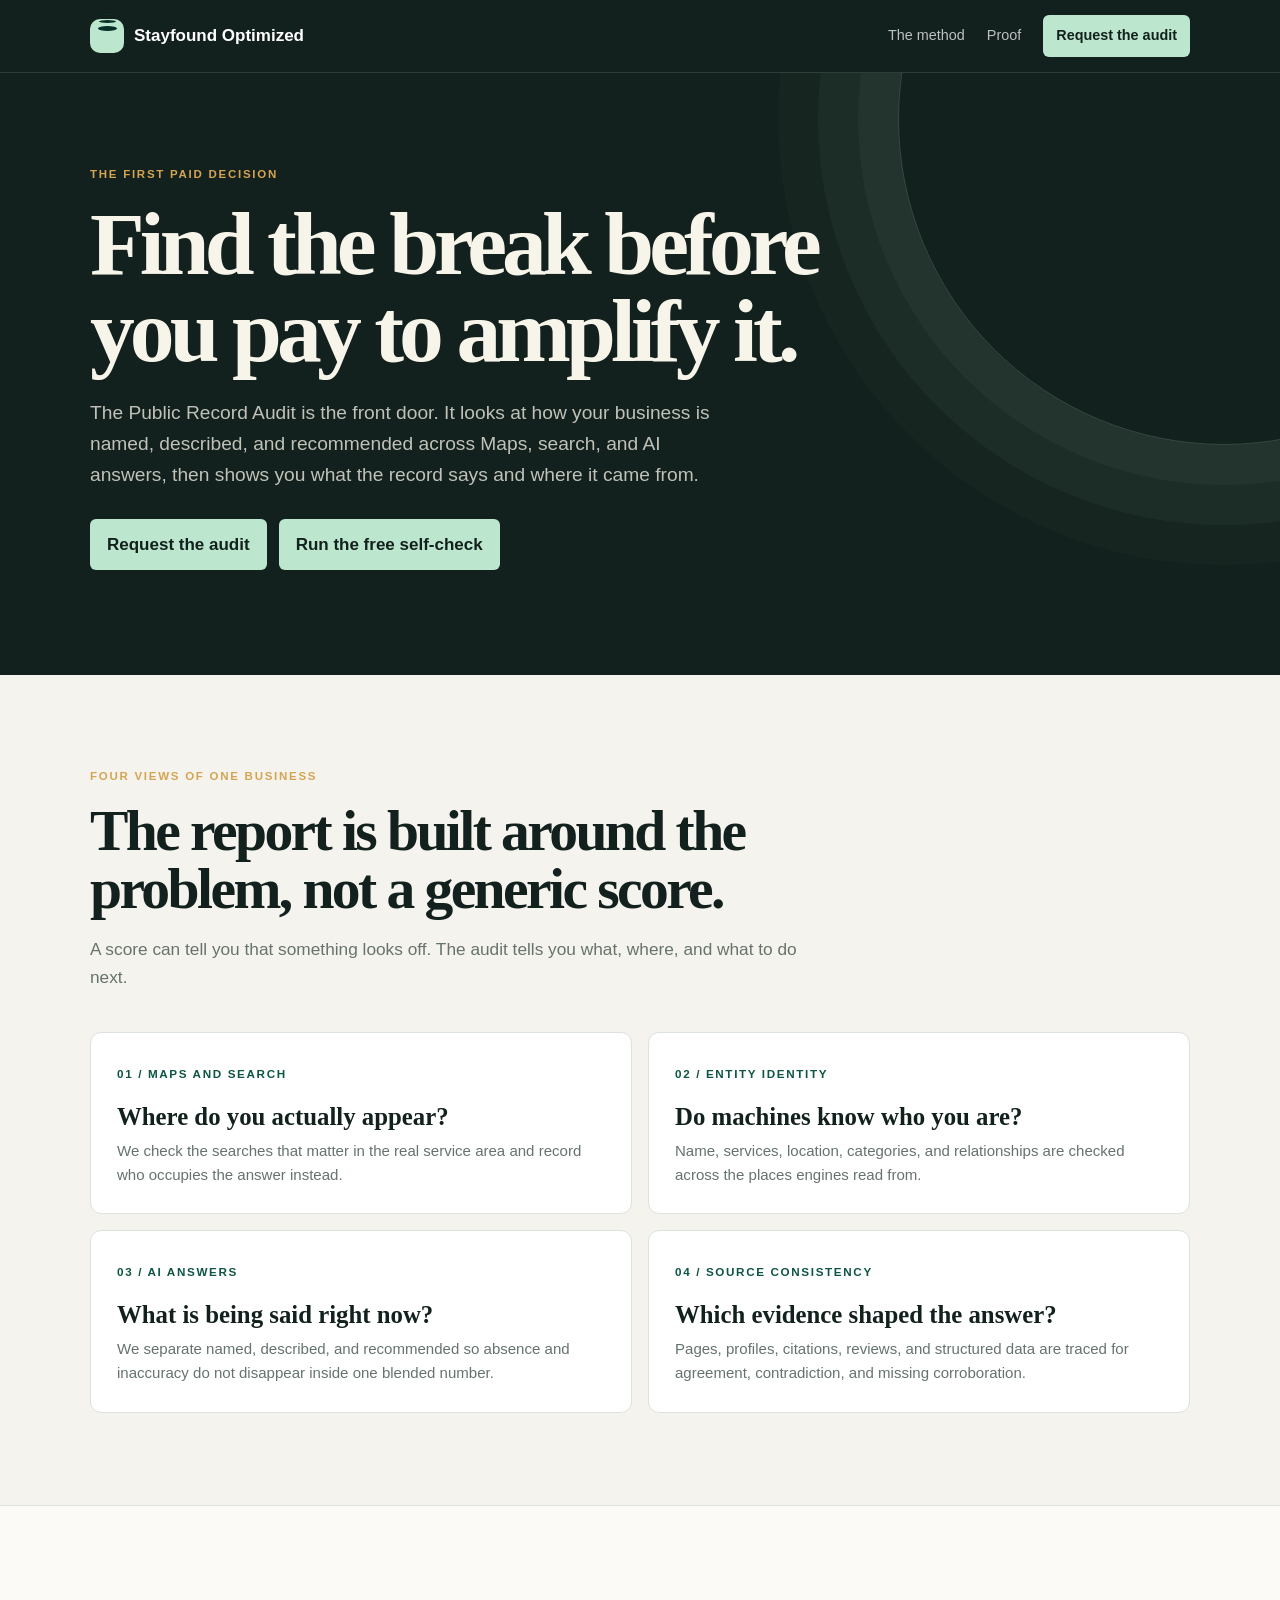
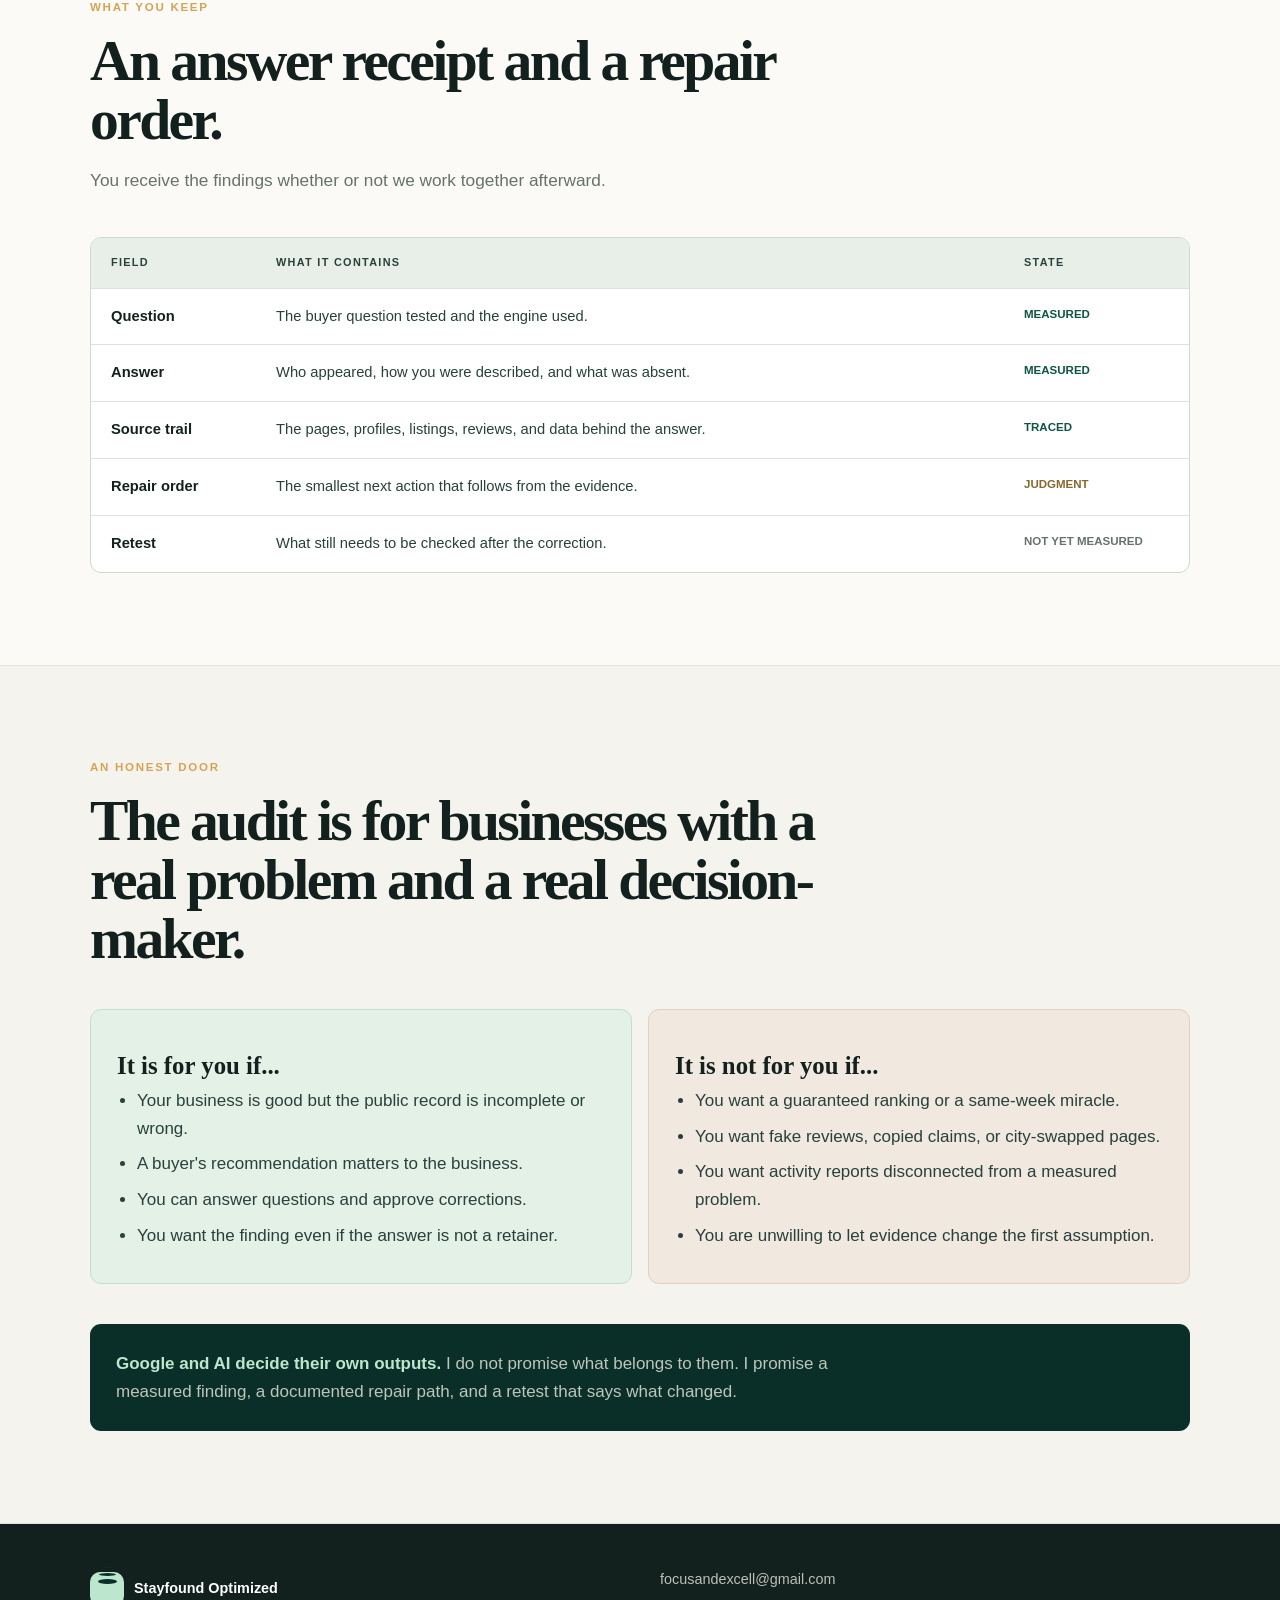
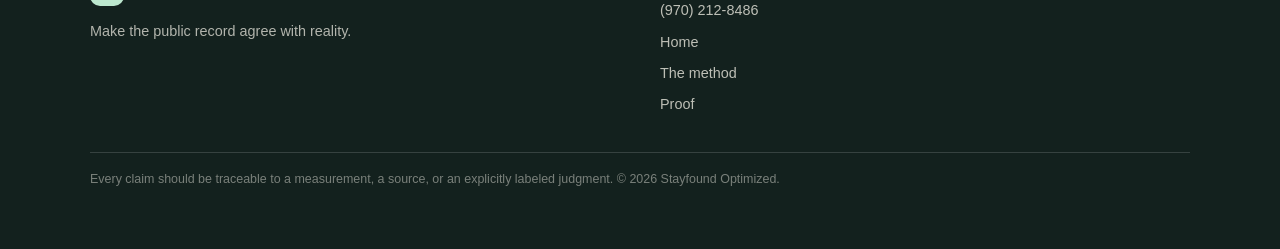
<file: audit/index.html>
<!doctype html><html lang="en"><head><meta charset="utf-8"><meta name="viewport" content="width=device-width,initial-scale=1"><title>The Public Record Audit | Stayfound Optimized</title><meta name="description" content="The Stayfound Optimized audit measures how Maps, search engines, and AI describe your business, then gives you the source trail and repair order."><link rel="canonical" href="https://stayfoundoptimized.com/audit/"><script type="application/ld+json">{"@context":"https://schema.org","@type":"WebPage","@id":"https://stayfoundoptimized.com/audit/#webpage","url":"https://stayfoundoptimized.com/audit/","name":"The Public Record Audit | Stayfound Optimized","description":"The Stayfound Optimized audit measures how Maps, search engines, and AI describe your business, then gives you the source trail and repair order.","isPartOf":{"@id":"https://stayfoundoptimized.com/#website"},"about":{"@id":"https://stayfoundoptimized.com/#business"},"publisher":{"@id":"https://stayfoundoptimized.com/#business"},"inLanguage":"en-US"}</script><link rel="stylesheet" href="/assets/draft-pages.css"></head><body><header class="topbar"><div class="wrap"><a class="brand" href="/"><span class="mark">♟</span>Stayfound Optimized</a><nav class="nav"><a href="/method/">The method</a><a href="/results/">Proof</a><a class="cta" href="mailto:focusandexcell@gmail.com?subject=Public%20Record%20Audit">Request the audit</a></nav></div></header><main><section class="hero"><div class="wrap"><p class="kicker">The first paid decision</p><h1>Find the break before you pay to amplify it.</h1><p>The Public Record Audit is the front door. It looks at how your business is named, described, and recommended across Maps, search, and AI answers, then shows you what the record says and where it came from.</p><div class="actions"><a class="button" href="mailto:focusandexcell@gmail.com?subject=Public%20Record%20Audit">Request the audit</a><a class="button" href="/#self-check">Run the free self-check</a></div></div></section><section class="section"><div class="wrap"><p class="kicker">Four views of one business</p><h2>The report is built around the problem, not a generic score.</h2><p class="section-intro">A score can tell you that something looks off. The audit tells you what, where, and what to do next.</p><div class="grid"><article class="card"><span class="num">01 / MAPS AND SEARCH</span><h3>Where do you actually appear?</h3><p>We check the searches that matter in the real service area and record who occupies the answer instead.</p></article><article class="card"><span class="num">02 / ENTITY IDENTITY</span><h3>Do machines know who you are?</h3><p>Name, services, location, categories, and relationships are checked across the places engines read from.</p></article><article class="card"><span class="num">03 / AI ANSWERS</span><h3>What is being said right now?</h3><p>We separate named, described, and recommended so absence and inaccuracy do not disappear inside one blended number.</p></article><article class="card"><span class="num">04 / SOURCE CONSISTENCY</span><h3>Which evidence shaped the answer?</h3><p>Pages, profiles, citations, reviews, and structured data are traced for agreement, contradiction, and missing corroboration.</p></article></div></div></section><section class="section alt"><div class="wrap"><p class="kicker">What you keep</p><h2>An answer receipt and a repair order.</h2><p class="section-intro">You receive the findings whether or not we work together afterward.</p><div class="ledger"><div class="row head"><span>Field</span><span>What it contains</span><span>State</span></div><div class="row"><strong>Question</strong><span>The buyer question tested and the engine used.</span><b class="measured">measured</b></div><div class="row"><strong>Answer</strong><span>Who appeared, how you were described, and what was absent.</span><b class="measured">measured</b></div><div class="row"><strong>Source trail</strong><span>The pages, profiles, listings, reviews, and data behind the answer.</span><b class="measured">traced</b></div><div class="row"><strong>Repair order</strong><span>The smallest next action that follows from the evidence.</span><b class="judgment">judgment</b></div><div class="row"><strong>Retest</strong><span>What still needs to be checked after the correction.</span><b class="unknown">not yet measured</b></div></div></div></section><section class="section"><div class="wrap"><p class="kicker">An honest door</p><h2>The audit is for businesses with a real problem and a real decision-maker.</h2><div class="fit"><div class="card"><h3>It is for you if...</h3><ul><li>Your business is good but the public record is incomplete or wrong.</li><li>A buyer's recommendation matters to the business.</li><li>You can answer questions and approve corrections.</li><li>You want the finding even if the answer is not a retainer.</li></ul></div><div class="card"><h3>It is not for you if...</h3><ul><li>You want a guaranteed ranking or a same-week miracle.</li><li>You want fake reviews, copied claims, or city-swapped pages.</li><li>You want activity reports disconnected from a measured problem.</li><li>You are unwilling to let evidence change the first assumption.</li></ul></div></div><div class="callout"><p><strong>Google and AI decide their own outputs.</strong> I do not promise what belongs to them. I promise a measured finding, a documented repair path, and a retest that says what changed.</p></div></div></section></main><footer><div class="wrap footer-grid"><div><a class="brand" href="/"><span class="mark">♟</span>Stayfound Optimized</a><p>Make the public record agree with reality.</p></div><div class="footer-links"><a href="mailto:focusandexcell@gmail.com">focusandexcell@gmail.com</a><a href="tel:+19702128486">(970) 212-8486</a><a href="/">Home</a><a href="/method/">The method</a><a href="/results/">Proof</a></div></div><div class="wrap"><p class="fine">Every claim should be traceable to a measurement, a source, or an explicitly labeled judgment. © 2026 Stayfound Optimized.</p></div></footer></body></html>
</file>
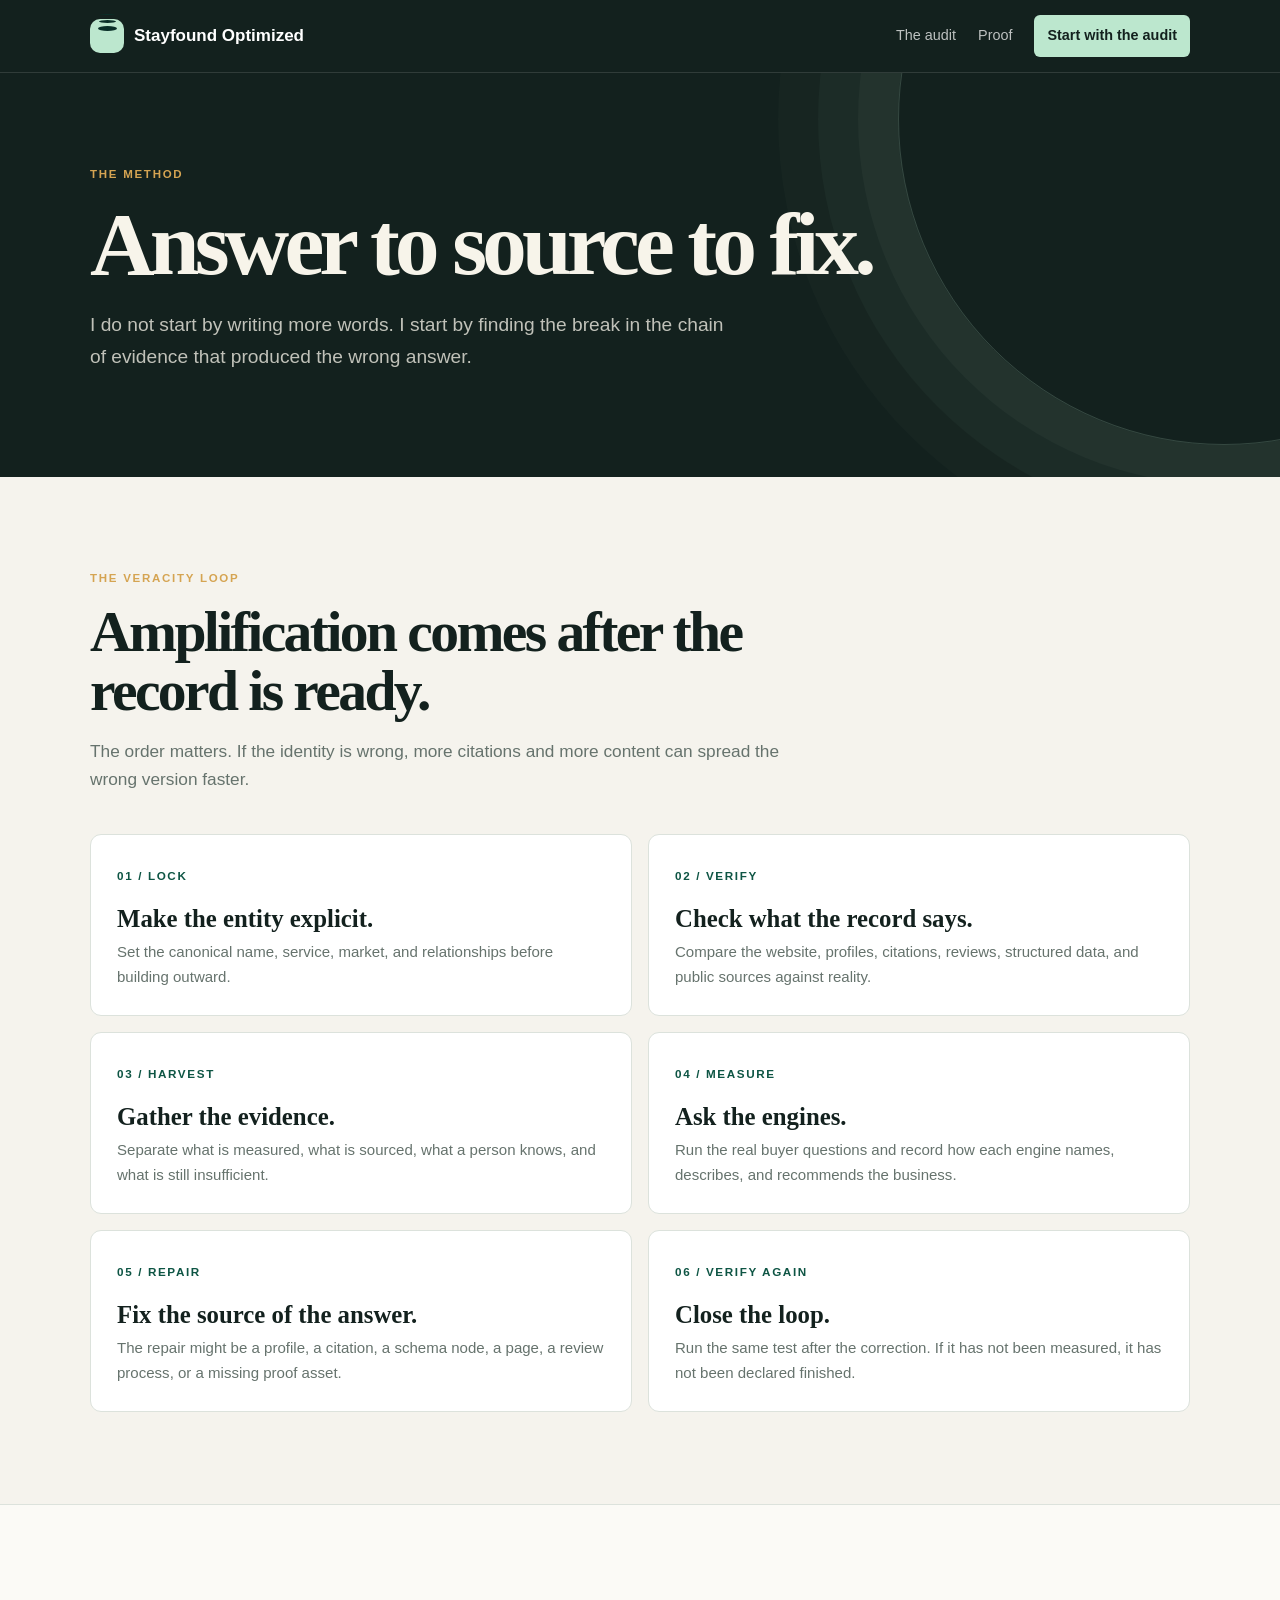
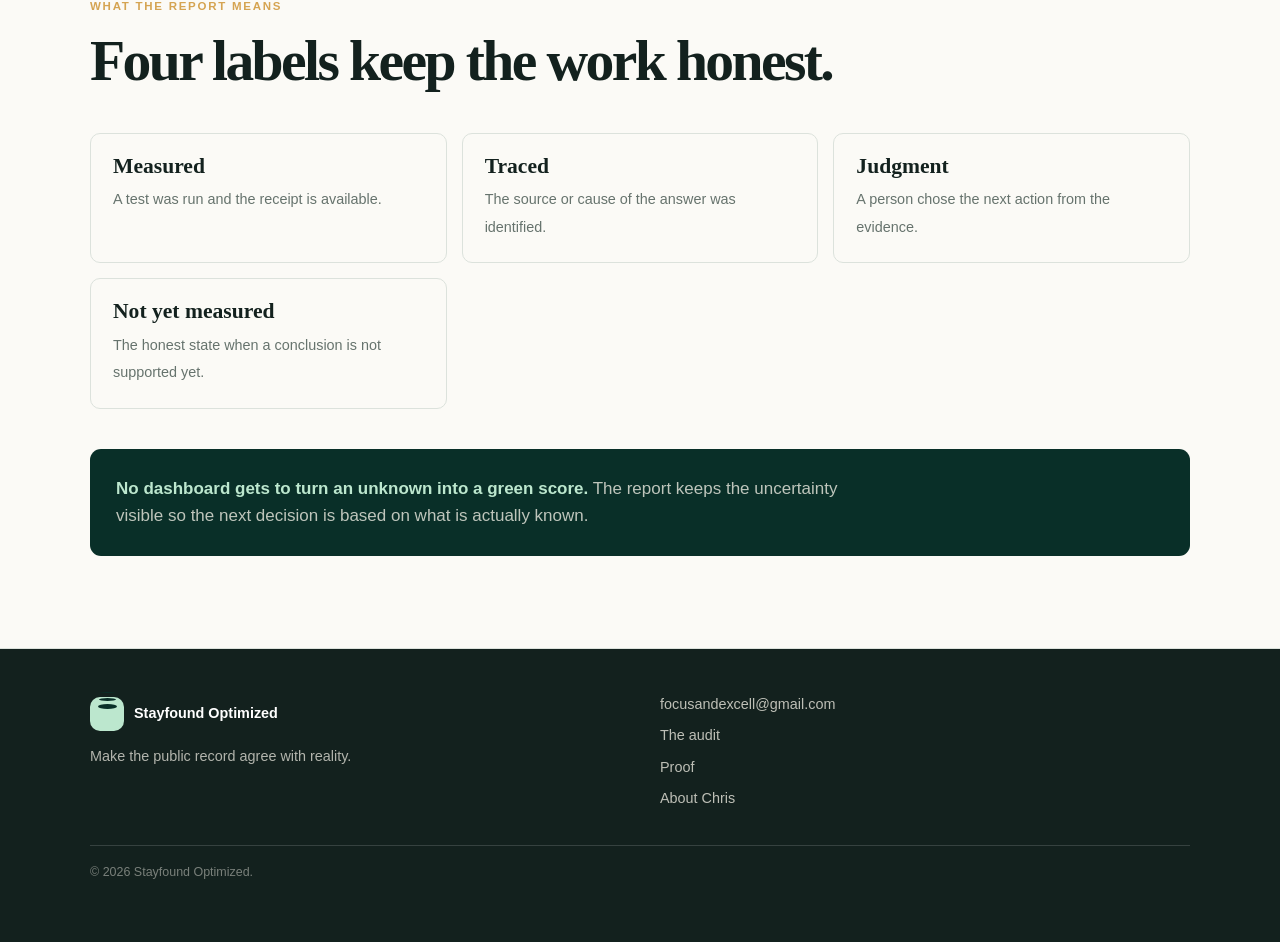
<file: how-it-works/index.html>
<!doctype html><html lang="en"><head><meta charset="utf-8"><meta name="viewport" content="width=device-width,initial-scale=1"><title>How the Work Runs | Stayfound Optimized</title><meta name="description" content="Stayfound Optimized runs a veracity loop: lock the entity, verify the record, trace the answer, repair the break, and verify again."><link rel="canonical" href="https://stayfoundoptimized.com/how-it-works/"><script type="application/ld+json">{"@context":"https://schema.org","@type":"WebPage","@id":"https://stayfoundoptimized.com/how-it-works/#webpage","url":"https://stayfoundoptimized.com/how-it-works/","name":"How the Work Runs | Stayfound Optimized","description":"Stayfound Optimized runs a veracity loop: lock the entity, verify the record, trace the answer, repair the break, and verify again.","isPartOf":{"@id":"https://stayfoundoptimized.com/#website"},"about":{"@id":"https://stayfoundoptimized.com/#business"},"publisher":{"@id":"https://stayfoundoptimized.com/#business"},"inLanguage":"en-US"}</script><link rel="stylesheet" href="/assets/draft-pages.css"></head><body><header class="topbar"><div class="wrap"><a class="brand" href="/"><span class="mark">♟</span>Stayfound Optimized</a><nav class="nav"><a href="/audit/">The audit</a><a href="/results/">Proof</a><a class="cta" href="/audit/">Start with the audit</a></nav></div></header><main><section class="hero"><div class="wrap"><p class="kicker">The method</p><h1>Answer to source to fix.</h1><p>I do not start by writing more words. I start by finding the break in the chain of evidence that produced the wrong answer.</p></div></section><section class="section"><div class="wrap"><p class="kicker">The veracity loop</p><h2>Amplification comes after the record is ready.</h2><p class="section-intro">The order matters. If the identity is wrong, more citations and more content can spread the wrong version faster.</p><div class="grid"><article class="card"><span class="num">01 / LOCK</span><h3>Make the entity explicit.</h3><p>Set the canonical name, service, market, and relationships before building outward.</p></article><article class="card"><span class="num">02 / VERIFY</span><h3>Check what the record says.</h3><p>Compare the website, profiles, citations, reviews, structured data, and public sources against reality.</p></article><article class="card"><span class="num">03 / HARVEST</span><h3>Gather the evidence.</h3><p>Separate what is measured, what is sourced, what a person knows, and what is still insufficient.</p></article><article class="card"><span class="num">04 / MEASURE</span><h3>Ask the engines.</h3><p>Run the real buyer questions and record how each engine names, describes, and recommends the business.</p></article><article class="card"><span class="num">05 / REPAIR</span><h3>Fix the source of the answer.</h3><p>The repair might be a profile, a citation, a schema node, a page, a review process, or a missing proof asset.</p></article><article class="card"><span class="num">06 / VERIFY AGAIN</span><h3>Close the loop.</h3><p>Run the same test after the correction. If it has not been measured, it has not been declared finished.</p></article></div></div></section><section class="section alt"><div class="wrap"><p class="kicker">What the report means</p><h2>Four labels keep the work honest.</h2><div class="facts"><div class="fact"><strong>Measured</strong><span>A test was run and the receipt is available.</span></div><div class="fact"><strong>Traced</strong><span>The source or cause of the answer was identified.</span></div><div class="fact"><strong>Judgment</strong><span>A person chose the next action from the evidence.</span></div><div class="fact"><strong>Not yet measured</strong><span>The honest state when a conclusion is not supported yet.</span></div></div><div class="callout"><p><strong>No dashboard gets to turn an unknown into a green score.</strong> The report keeps the uncertainty visible so the next decision is based on what is actually known.</p></div></div></section></main><footer><div class="wrap footer-grid"><div><a class="brand" href="/"><span class="mark">♟</span>Stayfound Optimized</a><p>Make the public record agree with reality.</p></div><div class="footer-links"><a href="mailto:focusandexcell@gmail.com">focusandexcell@gmail.com</a><a href="/audit/">The audit</a><a href="/results/">Proof</a><a href="/about/">About Chris</a></div></div><div class="wrap"><p class="fine">© 2026 Stayfound Optimized.</p></div></footer></body></html>
</file>
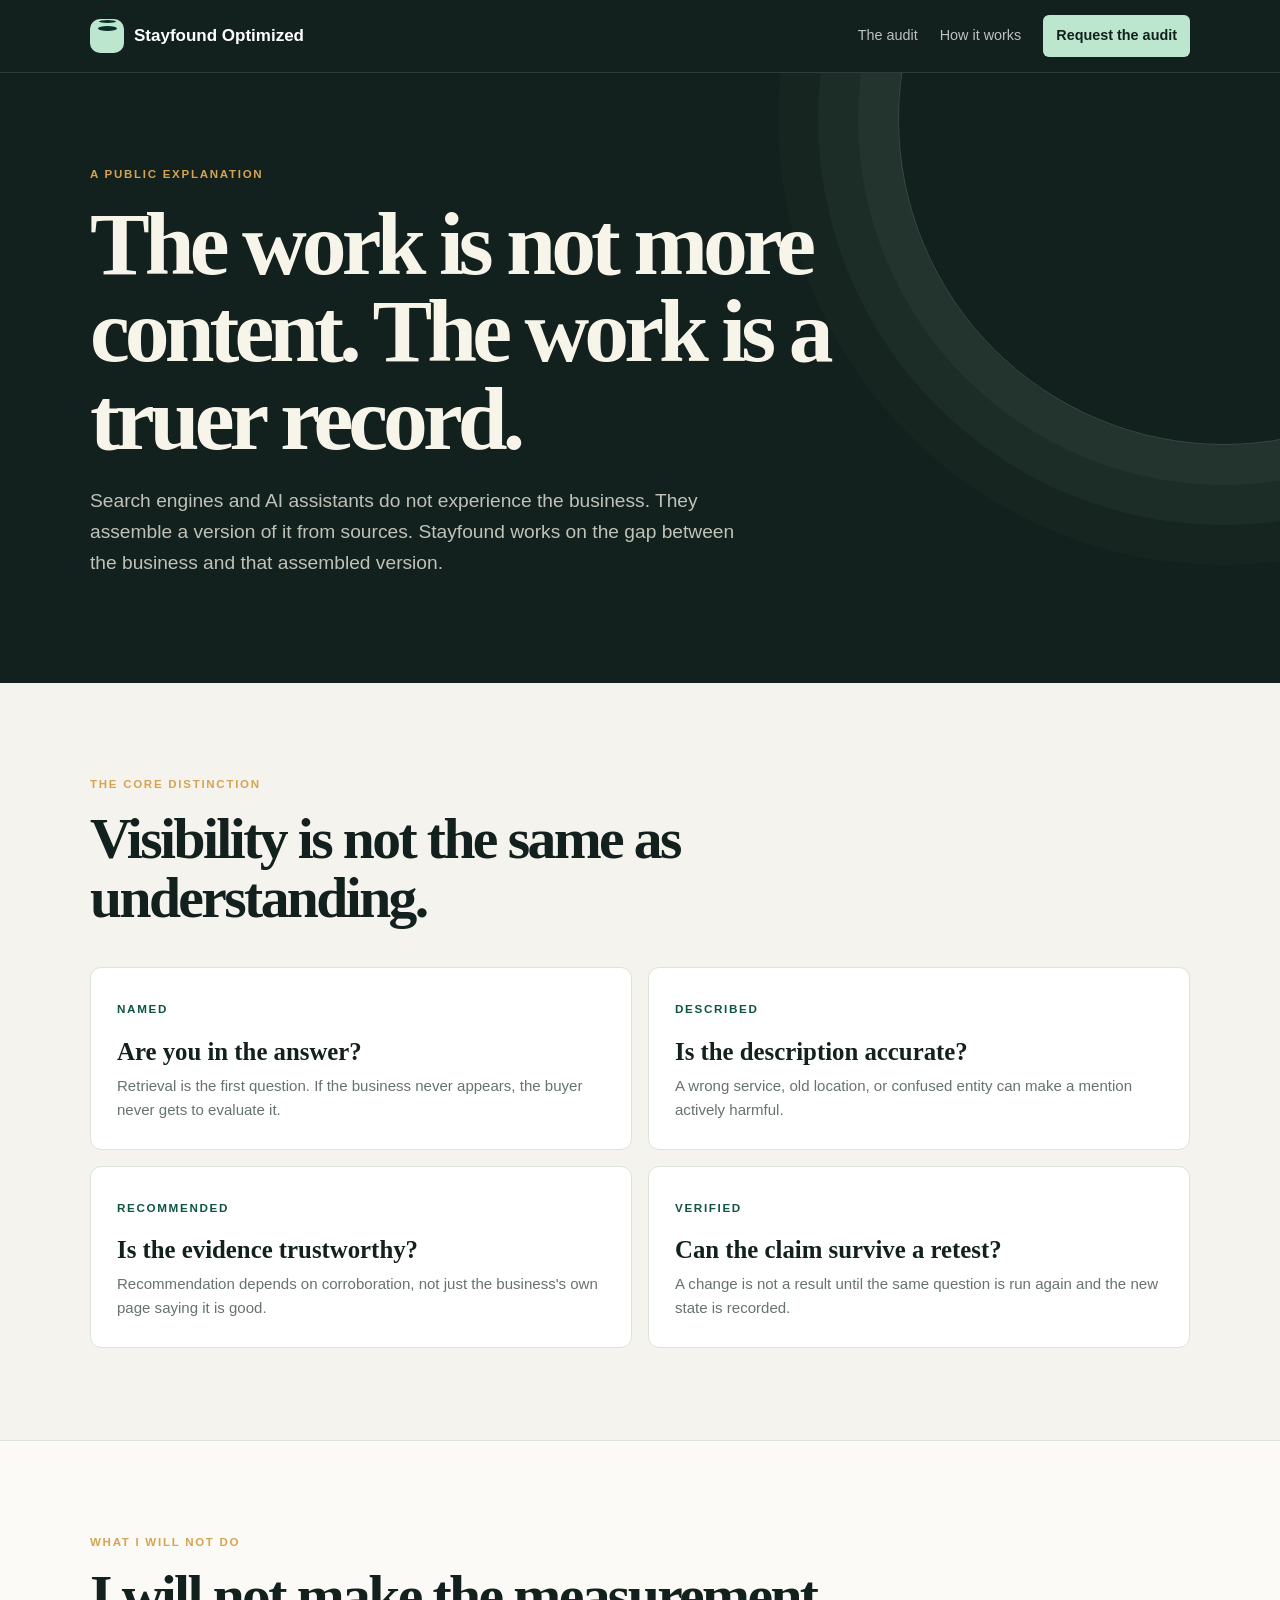
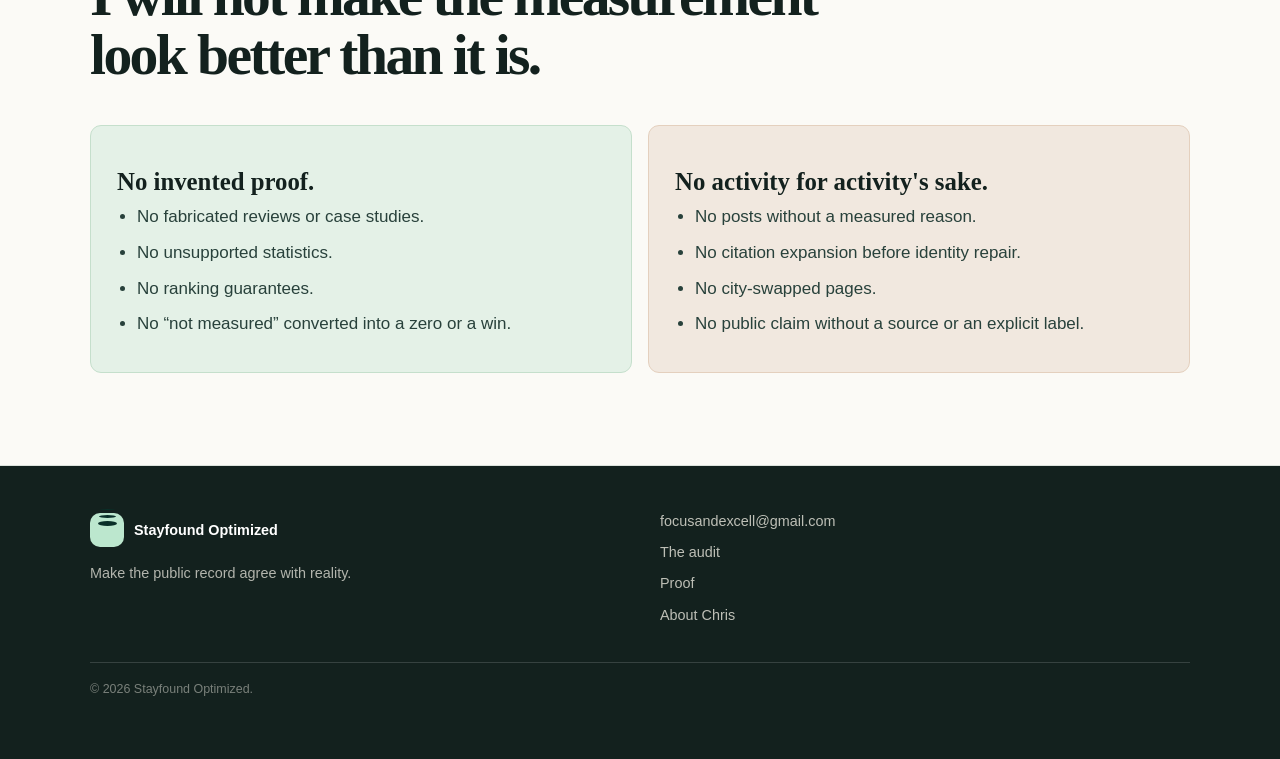
<file: method/index.html>
<!doctype html><html lang="en"><head><meta charset="utf-8"><meta name="viewport" content="width=device-width,initial-scale=1"><title>The Stayfound Method | Stayfound Optimized</title><meta name="description" content="The public Stayfound method: entity lock, verification, evidence, answer measurement, source repair, and retesting."><link rel="canonical" href="https://stayfoundoptimized.com/method/"><script type="application/ld+json">{"@context":"https://schema.org","@type":"WebPage","@id":"https://stayfoundoptimized.com/method/#webpage","url":"https://stayfoundoptimized.com/method/","name":"The Stayfound Method | Stayfound Optimized","description":"The public Stayfound method: entity lock, verification, evidence, answer measurement, source repair, and retesting.","isPartOf":{"@id":"https://stayfoundoptimized.com/#website"},"about":{"@id":"https://stayfoundoptimized.com/#business"},"publisher":{"@id":"https://stayfoundoptimized.com/#business"},"inLanguage":"en-US"}</script><link rel="stylesheet" href="/assets/draft-pages.css"></head><body><header class="topbar"><div class="wrap"><a class="brand" href="/"><span class="mark">♟</span>Stayfound Optimized</a><nav class="nav"><a href="/audit/">The audit</a><a href="/how-it-works/">How it works</a><a class="cta" href="/audit/">Request the audit</a></nav></div></header><main><section class="hero"><div class="wrap"><p class="kicker">A public explanation</p><h1>The work is not more content. The work is a truer record.</h1><p>Search engines and AI assistants do not experience the business. They assemble a version of it from sources. Stayfound works on the gap between the business and that assembled version.</p></div></section><section class="section"><div class="wrap"><p class="kicker">The core distinction</p><h2>Visibility is not the same as understanding.</h2><div class="grid"><article class="card"><span class="num">NAMED</span><h3>Are you in the answer?</h3><p>Retrieval is the first question. If the business never appears, the buyer never gets to evaluate it.</p></article><article class="card"><span class="num">DESCRIBED</span><h3>Is the description accurate?</h3><p>A wrong service, old location, or confused entity can make a mention actively harmful.</p></article><article class="card"><span class="num">RECOMMENDED</span><h3>Is the evidence trustworthy?</h3><p>Recommendation depends on corroboration, not just the business's own page saying it is good.</p></article><article class="card"><span class="num">VERIFIED</span><h3>Can the claim survive a retest?</h3><p>A change is not a result until the same question is run again and the new state is recorded.</p></article></div></div></section><section class="section alt"><div class="wrap"><p class="kicker">What I will not do</p><h2>I will not make the measurement look better than it is.</h2><div class="fit"><div class="card"><h3>No invented proof.</h3><ul><li>No fabricated reviews or case studies.</li><li>No unsupported statistics.</li><li>No ranking guarantees.</li><li>No “not measured” converted into a zero or a win.</li></ul></div><div class="card"><h3>No activity for activity's sake.</h3><ul><li>No posts without a measured reason.</li><li>No citation expansion before identity repair.</li><li>No city-swapped pages.</li><li>No public claim without a source or an explicit label.</li></ul></div></div></div></section></main><footer><div class="wrap footer-grid"><div><a class="brand" href="/"><span class="mark">♟</span>Stayfound Optimized</a><p>Make the public record agree with reality.</p></div><div class="footer-links"><a href="mailto:focusandexcell@gmail.com">focusandexcell@gmail.com</a><a href="/audit/">The audit</a><a href="/results/">Proof</a><a href="/about/">About Chris</a></div></div><div class="wrap"><p class="fine">© 2026 Stayfound Optimized.</p></div></footer></body></html>
</file>
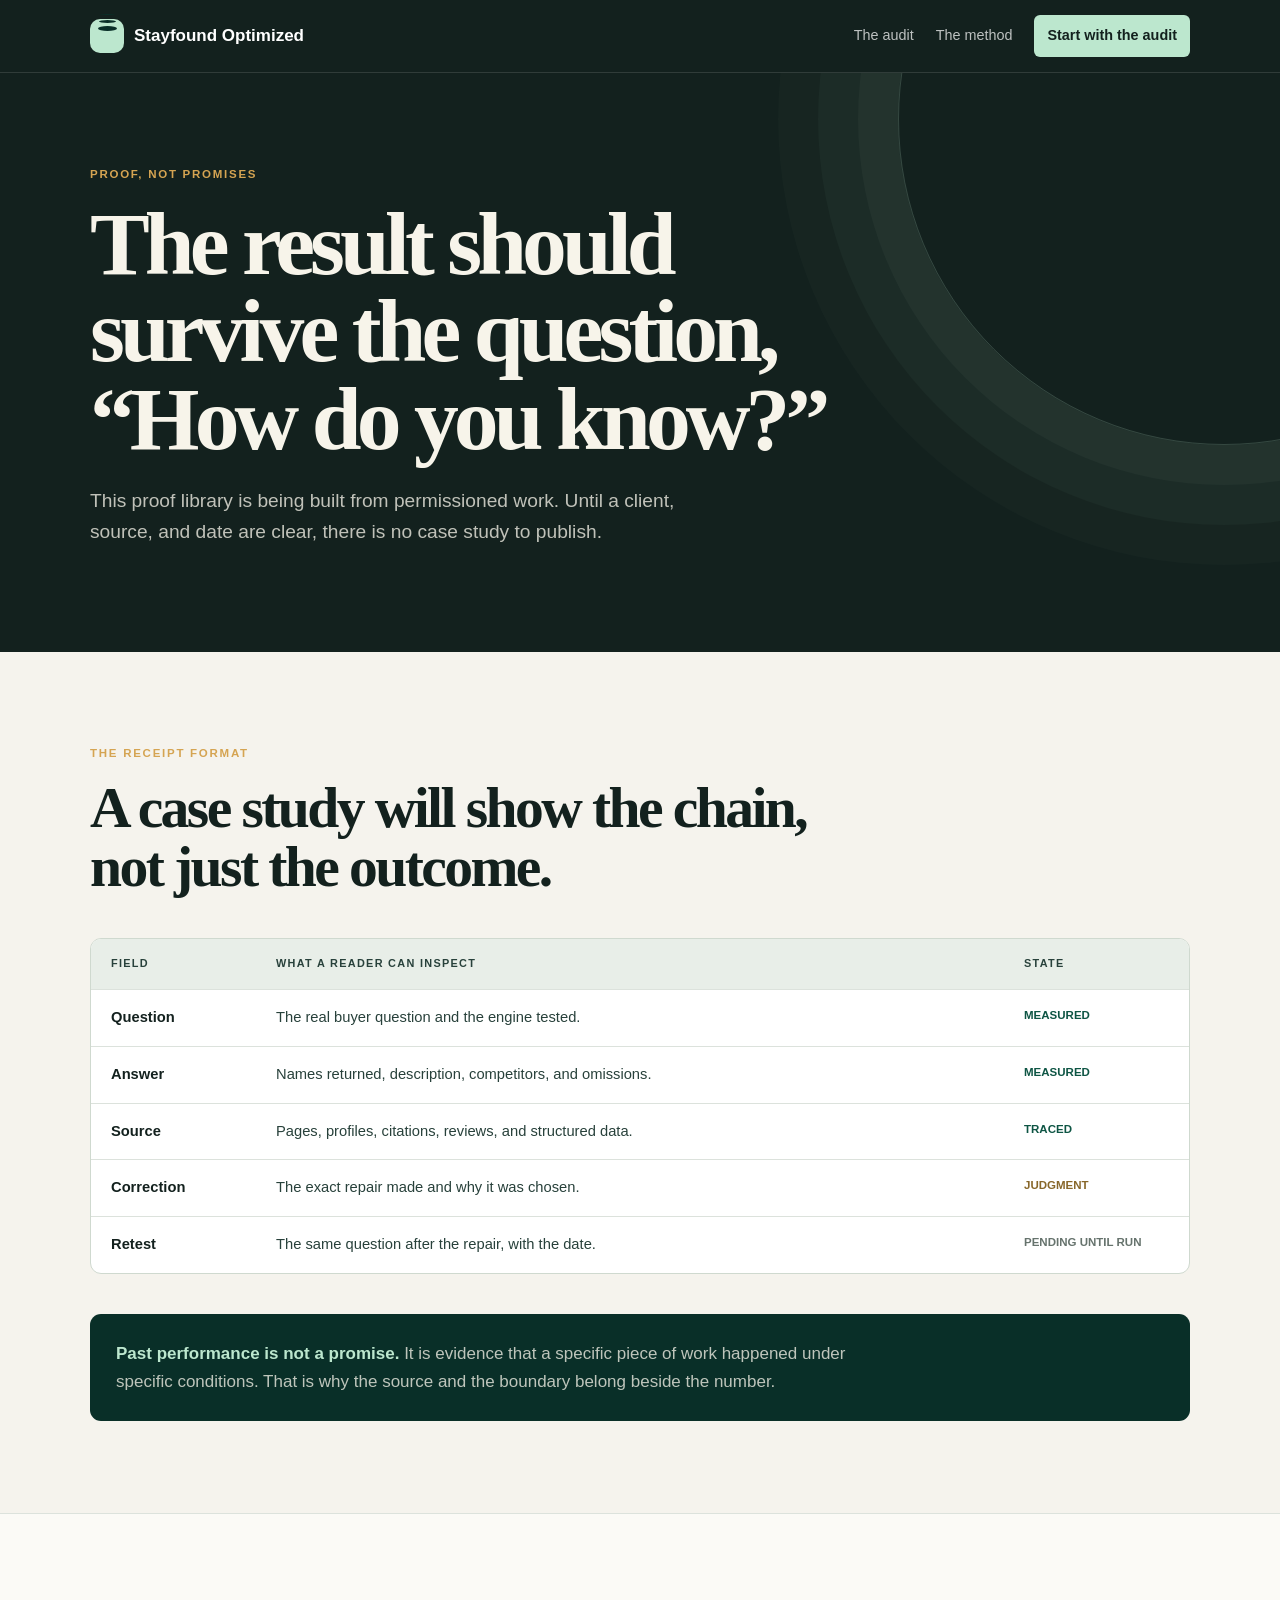
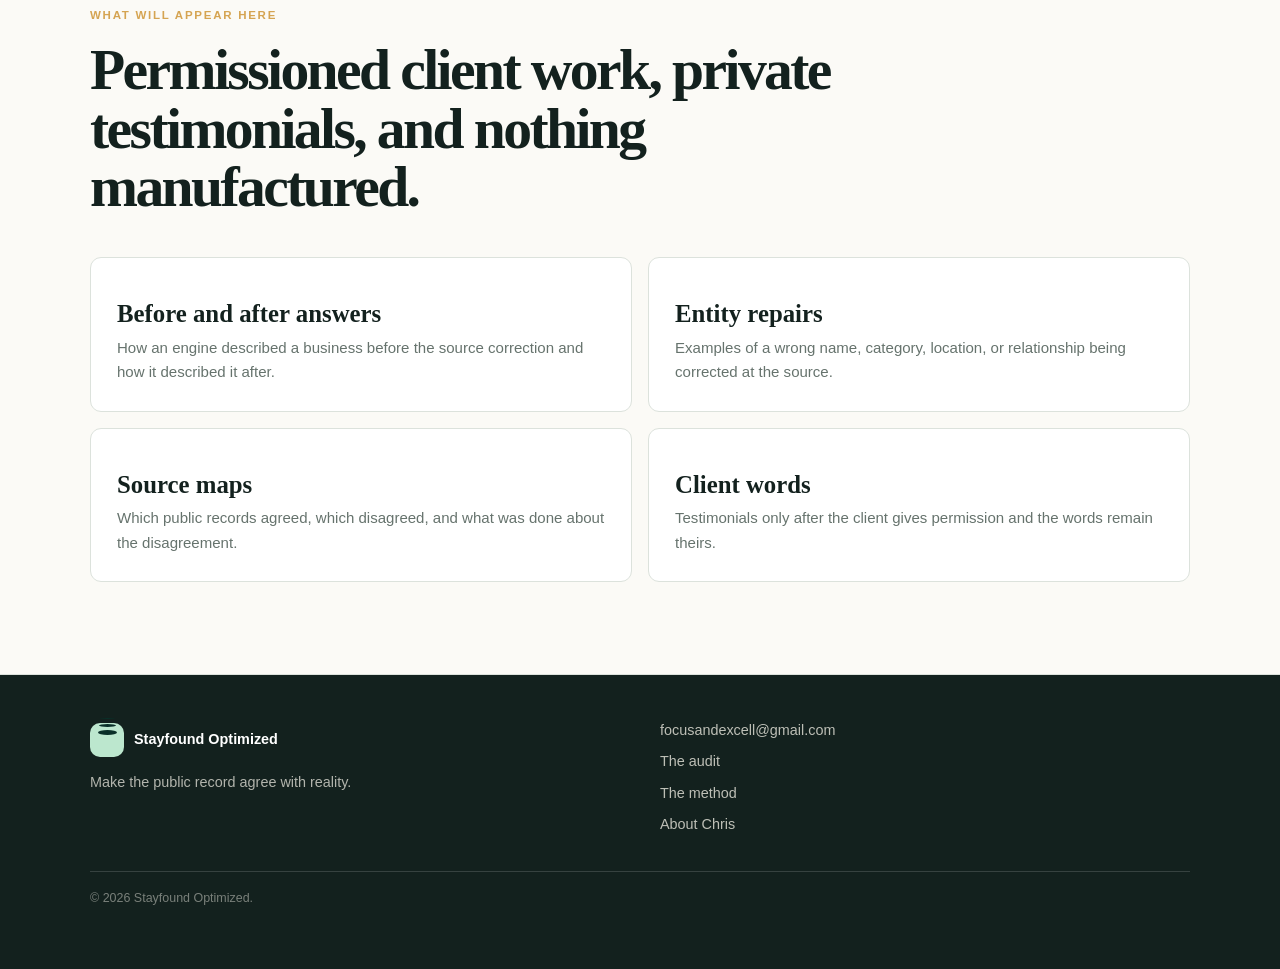
<file: results/index.html>
<!doctype html><html lang="en"><head><meta charset="utf-8"><meta name="viewport" content="width=device-width,initial-scale=1"><title>Proof and Answer Receipts | Stayfound Optimized</title><meta name="description" content="Stayfound Optimized publishes source-labeled case studies and answer receipts only when the client, date, and evidence are clear."><link rel="canonical" href="https://stayfoundoptimized.com/results/"><script type="application/ld+json">{"@context":"https://schema.org","@type":"WebPage","@id":"https://stayfoundoptimized.com/results/#webpage","url":"https://stayfoundoptimized.com/results/","name":"Proof and Answer Receipts | Stayfound Optimized","description":"Stayfound Optimized publishes source-labeled case studies and answer receipts only when the client, date, and evidence are clear.","isPartOf":{"@id":"https://stayfoundoptimized.com/#website"},"about":{"@id":"https://stayfoundoptimized.com/#business"},"publisher":{"@id":"https://stayfoundoptimized.com/#business"},"inLanguage":"en-US"}</script><link rel="stylesheet" href="/assets/draft-pages.css"></head><body><header class="topbar"><div class="wrap"><a class="brand" href="/"><span class="mark">♟</span>Stayfound Optimized</a><nav class="nav"><a href="/audit/">The audit</a><a href="/method/">The method</a><a class="cta" href="/audit/">Start with the audit</a></nav></div></header><main><section class="hero"><div class="wrap"><p class="kicker">Proof, not promises</p><h1>The result should survive the question, “How do you know?”</h1><p>This proof library is being built from permissioned work. Until a client, source, and date are clear, there is no case study to publish.</p></div></section><section class="section"><div class="wrap"><p class="kicker">The receipt format</p><h2>A case study will show the chain, not just the outcome.</h2><div class="ledger"><div class="row head"><span>Field</span><span>What a reader can inspect</span><span>State</span></div><div class="row"><strong>Question</strong><span>The real buyer question and the engine tested.</span><b class="measured">measured</b></div><div class="row"><strong>Answer</strong><span>Names returned, description, competitors, and omissions.</span><b class="measured">measured</b></div><div class="row"><strong>Source</strong><span>Pages, profiles, citations, reviews, and structured data.</span><b class="measured">traced</b></div><div class="row"><strong>Correction</strong><span>The exact repair made and why it was chosen.</span><b class="judgment">judgment</b></div><div class="row"><strong>Retest</strong><span>The same question after the repair, with the date.</span><b class="unknown">pending until run</b></div></div><div class="callout"><p><strong>Past performance is not a promise.</strong> It is evidence that a specific piece of work happened under specific conditions. That is why the source and the boundary belong beside the number.</p></div></div></section><section class="section alt"><div class="wrap"><p class="kicker">What will appear here</p><h2>Permissioned client work, private testimonials, and nothing manufactured.</h2><div class="grid"><article class="card"><h3>Before and after answers</h3><p>How an engine described a business before the source correction and how it described it after.</p></article><article class="card"><h3>Entity repairs</h3><p>Examples of a wrong name, category, location, or relationship being corrected at the source.</p></article><article class="card"><h3>Source maps</h3><p>Which public records agreed, which disagreed, and what was done about the disagreement.</p></article><article class="card"><h3>Client words</h3><p>Testimonials only after the client gives permission and the words remain theirs.</p></article></div></div></section></main><footer><div class="wrap footer-grid"><div><a class="brand" href="/"><span class="mark">♟</span>Stayfound Optimized</a><p>Make the public record agree with reality.</p></div><div class="footer-links"><a href="mailto:focusandexcell@gmail.com">focusandexcell@gmail.com</a><a href="/audit/">The audit</a><a href="/method/">The method</a><a href="/about/">About Chris</a></div></div><div class="wrap"><p class="fine">© 2026 Stayfound Optimized.</p></div></footer></body></html>
</file>
<file: assets/draft-pages.css>
:root{--ink:#13211e;--ink-soft:#28413b;--paper:#f5f3ed;--bright:#fbfaf6;--card:#fff;--muted:#66736d;--line:#dce2dc;--pine:#0e5544;--dark:#092f28;--mint:#bce7ce;--gold:#d5a452;--orange:#bf6549;--serif:Georgia,"Times New Roman",serif;--sans:-apple-system,BlinkMacSystemFont,"Segoe UI",Roboto,Arial,sans-serif}
*{box-sizing:border-box}html{scroll-behavior:smooth}body{margin:0;background:var(--paper);color:var(--ink);font:17px/1.62 var(--sans);-webkit-font-smoothing:antialiased}a{color:inherit}.wrap{width:min(1100px,calc(100% - 40px));margin:0 auto}.topbar{background:var(--ink);color:#fff;border-bottom:1px solid rgba(255,255,255,.12)}.topbar .wrap{display:flex;align-items:center;justify-content:space-between;min-height:72px;gap:20px}.brand{display:inline-flex;align-items:center;gap:10px;color:#fff;text-decoration:none;font-weight:750}.mark{display:grid;place-items:center;width:34px;height:34px;border-radius:10px;background:var(--mint);color:var(--dark);font-size:18px}.nav{display:flex;align-items:center;gap:22px;font-size:.9rem}.nav a{color:rgba(255,255,255,.72);text-decoration:none}.nav a:hover{color:#fff}.nav .cta{padding:9px 13px;border-radius:6px;background:var(--mint);color:var(--ink);font-weight:800}.hero{background:var(--ink);color:#f7f4ea;padding:92px 0 105px;position:relative;overflow:hidden}.hero:after{content:"";position:absolute;width:650px;height:650px;right:-270px;top:-280px;border:1px solid rgba(188,231,206,.2);border-radius:50%;box-shadow:0 0 0 40px rgba(188,231,206,.04),0 0 0 80px rgba(188,231,206,.03),0 0 0 120px rgba(188,231,206,.02)}.hero .wrap{position:relative;z-index:1}.kicker{margin:0 0 16px;color:var(--gold);font-size:.72rem;font-weight:850;letter-spacing:.15em;text-transform:uppercase}.hero h1{max-width:800px;margin:0 0 22px;font:600 clamp(2.8rem,7vw,5.6rem)/.98 var(--serif);letter-spacing:-.055em}.hero p:not(.kicker){max-width:650px;margin:0;color:rgba(247,244,234,.76);font-size:1.2rem}.section{padding:92px 0;border-bottom:1px solid var(--line)}.section.alt{background:var(--bright)}h2{max-width:780px;margin:0 0 16px;font:600 clamp(2.1rem,4.5vw,3.7rem)/1.02 var(--serif);letter-spacing:-.045em}.section-intro{max-width:720px;color:var(--muted);font-size:1.08rem}.grid{display:grid;grid-template-columns:repeat(2,1fr);gap:16px;margin-top:40px}.card{padding:26px;background:var(--card);border:1px solid var(--line);border-radius:11px}.card h3{margin:18px 0 9px;font:600 1.55rem/1 var(--serif)}.card p{margin:0;color:var(--muted);font-size:.94rem}.num{color:var(--pine);font-size:.73rem;font-weight:850;letter-spacing:.14em}.label{color:var(--pine);font-size:.7rem;font-weight:850;letter-spacing:.13em;text-transform:uppercase}.ledger{margin-top:42px;border:1px solid #cfd9cf;border-radius:11px;overflow:hidden;background:var(--card)}.row{display:grid;grid-template-columns:145px 1fr 145px;gap:20px;padding:16px 20px;border-top:1px solid var(--line);font-size:.92rem}.row:first-child{border-top:0}.row.head{background:#e8eee8;color:var(--muted);font-size:.68rem;font-weight:850;letter-spacing:.12em;text-transform:uppercase}.row span{color:var(--ink-soft)}.measured{color:var(--pine);font-weight:850;font-size:.72rem;text-transform:uppercase}.judgment{color:#88672a;font-weight:850;font-size:.72rem;text-transform:uppercase}.unknown{color:var(--muted);font-weight:850;font-size:.72rem;text-transform:uppercase}.button{display:inline-flex;align-items:center;justify-content:center;min-height:48px;padding:12px 17px;border-radius:6px;background:var(--mint);color:var(--ink);font-weight:800;text-decoration:none}.button.dark{background:var(--pine);color:#fff}.actions{display:flex;flex-wrap:wrap;gap:12px;margin-top:28px}.callout{margin-top:40px;padding:26px;background:var(--dark);color:#f7f4ea;border-radius:11px}.callout p{max-width:760px;margin:0;color:rgba(247,244,234,.76)}.callout strong{color:var(--mint)}.fit{display:grid;grid-template-columns:1fr 1fr;gap:16px;margin-top:40px}.fit .card:first-child{background:#e4f1e7;border-color:#c5dfcc}.fit .card:last-child{background:#f1e8df;border-color:#e4d0be}.fit ul{margin:0;padding-left:20px;color:var(--ink-soft)}.fit li{margin-bottom:8px}.facts{display:grid;grid-template-columns:repeat(3,1fr);gap:15px;margin-top:42px}.fact{padding:22px;border:1px solid var(--line);background:var(--bright);border-radius:10px}.fact strong{display:block;margin-bottom:8px;font:600 1.35rem/1 var(--serif)}.fact span{color:var(--muted);font-size:.9rem}footer{padding:44px 0 60px;background:var(--ink);color:rgba(247,244,234,.7);font-size:.9rem}.footer-grid{display:grid;grid-template-columns:1fr 1fr;gap:40px}.footer-links{display:flex;flex-direction:column;gap:8px}.footer-links a{color:rgba(247,244,234,.75);text-decoration:none}.footer-links a:hover{color:var(--mint)}.fine{margin:35px 0 0;padding-top:16px;border-top:1px solid rgba(255,255,255,.15);color:rgba(247,244,234,.45);font-size:.78rem}@media(max-width:700px){.wrap{width:min(100% - 32px,560px)}.topbar .wrap{min-height:62px}.nav a:not(.cta){display:none}.hero{padding:70px 0 78px}.grid,.fit,.footer-grid{grid-template-columns:1fr}.facts{grid-template-columns:1fr}.row{grid-template-columns:1fr;gap:5px}.row.head{display:none}.section{padding:70px 0}}
:root{--mark-size:19px}
.mark{position:relative;font-size:0}
.mark:before{content:"";width:var(--mark-size);height:5px;background:currentColor;border-radius:50%;box-shadow:0 -7px 0 -1px currentColor,0 -14px 0 -2px currentColor,0 -20px 0 -3px currentColor}
</file>
